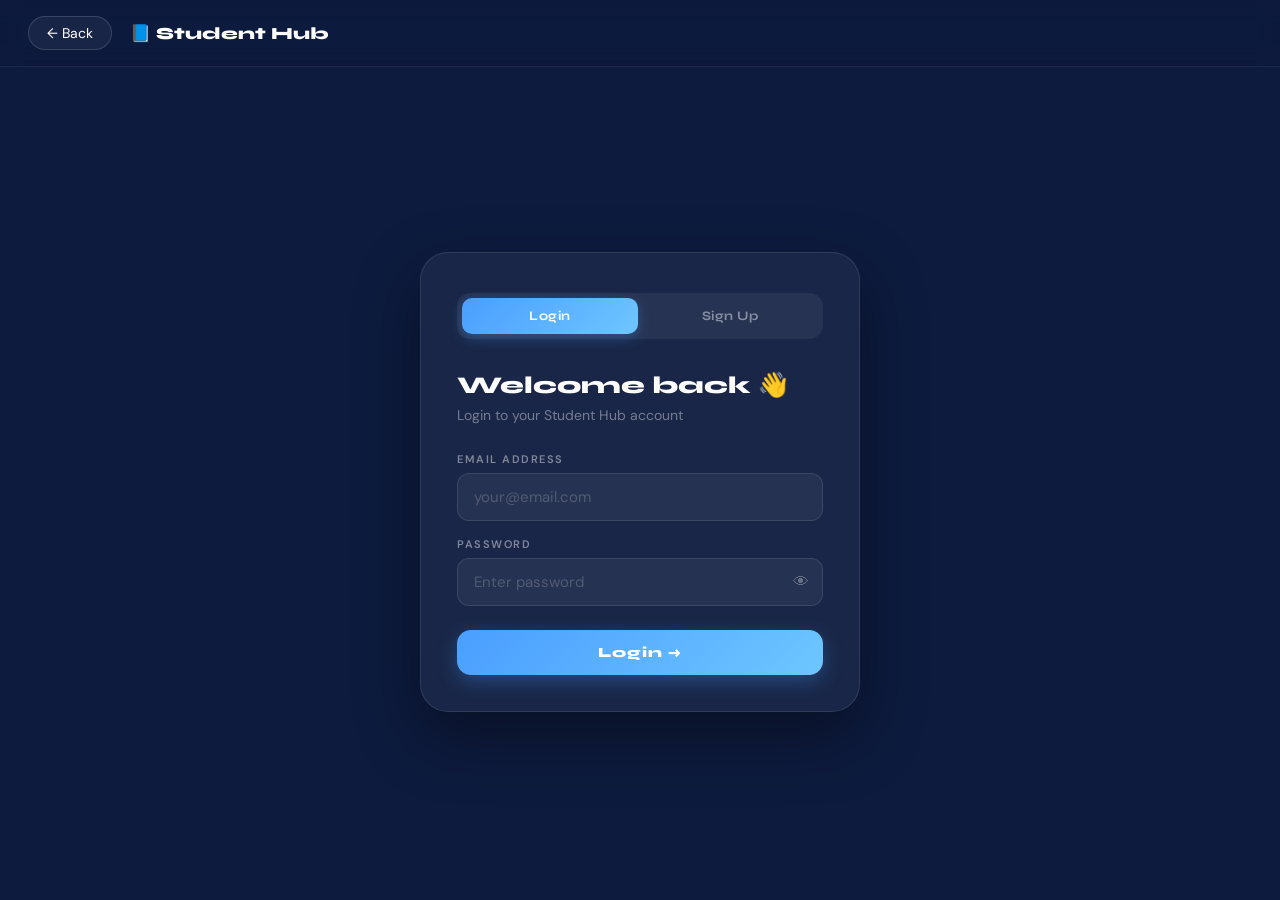
<file: loginpage.html>
<!DOCTYPE html>
<html lang="en">
<head>
  <meta charset="UTF-8"/>
  <meta name="viewport" content="width=device-width, initial-scale=1.0"/>
  <title>Login — Student Hub</title>
  <link href="https://fonts.googleapis.com/css2?family=Syne:wght@400;600;700;800&family=DM+Sans:wght@300;400;500&display=swap" rel="stylesheet"/>
  <style>
    *, *::before, *::after { box-sizing: border-box; margin: 0; padding: 0; }
    body {
      font-family: 'DM Sans', sans-serif;
      background: #0d1b3e;
      min-height: 100vh;
      display: flex;
      flex-direction: column;
      align-items: center;
      justify-content: center;
      padding: 24px;
      animation: fadeIn 0.4s ease;
    }
    @keyframes fadeIn { from { opacity:0; transform:translateY(12px); } to { opacity:1; transform:translateY(0); } }

    .top-bar {
      position: fixed;
      top: 0; left: 0; right: 0;
      padding: 16px 28px;
      display: flex;
      align-items: center;
      gap: 14px;
      background: rgba(13,27,62,0.85);
      backdrop-filter: blur(10px);
      border-bottom: 1px solid rgba(255,255,255,0.07);
      z-index: 10;
    }
    .top-bar a {
      display: flex; align-items: center; gap: 8px;
      color: #fff; text-decoration: none;
      font-size: 14px;
      padding: 7px 18px;
      border-radius: 50px;
      border: 1.5px solid rgba(255,255,255,0.15);
      background: rgba(255,255,255,0.05);
      transition: background 0.2s;
    }
    .top-bar a:hover { background: rgba(255,255,255,0.12); }
    .top-bar .brand {
      font-family: 'Syne', sans-serif;
      font-weight: 800;
      font-size: 17px;
      color: #fff;
      margin-left: 4px;
    }

  
    .auth-card {
      width: 100%;
      max-width: 440px;
      background: rgba(255,255,255,0.05);
      border: 1.5px solid rgba(255,255,255,0.1);
      border-radius: 28px;
      padding: 40px 36px 36px;
      margin-top: 64px;
      box-shadow: 0 24px 64px rgba(0,0,0,0.4);
    }

    
    .auth-tabs {
      display: flex;
      background: rgba(255,255,255,0.06);
      border-radius: 14px;
      padding: 5px;
      margin-bottom: 32px;
      gap: 4px;
    }
    .tab-btn {
      flex: 1;
      padding: 10px;
      border: none;
      border-radius: 10px;
      background: transparent;
      color: rgba(255,255,255,0.45);
      font-family: 'Syne', sans-serif;
      font-weight: 700;
      font-size: 13px;
      letter-spacing: 0.5px;
      cursor: pointer;
      transition: background 0.22s, color 0.22s;
    }
    .tab-btn.active {
      background: linear-gradient(135deg, #4a9eff, #6ec6ff);
      color: #fff;
      box-shadow: 0 4px 14px rgba(74,158,255,0.3);
    }

    
    .form-heading {
      font-family: 'Syne', sans-serif;
      font-weight: 800;
      font-size: 24px;
      color: #fff;
      margin-bottom: 6px;
    }
    .form-subheading {
      font-size: 14px;
      color: rgba(255,255,255,0.4);
      margin-bottom: 28px;
    }

    
    .form-group { margin-bottom: 16px; }
    .form-group label {
      display: block;
      font-size: 11px;
      font-weight: 600;
      letter-spacing: 1.5px;
      text-transform: uppercase;
      color: rgba(255,255,255,0.45);
      margin-bottom: 7px;
    }
    .form-group input {
      width: 100%;
      padding: 13px 16px;
      border-radius: 12px;
      border: 1.5px solid rgba(255,255,255,0.1);
      background: rgba(255,255,255,0.06);
      color: #fff;
      font-family: 'DM Sans', sans-serif;
      font-size: 15px;
      outline: none;
      transition: border-color 0.2s, background 0.2s;
    }
    .form-group input:focus {
      border-color: #4a9eff;
      background: rgba(74,158,255,0.08);
    }
    .form-group input::placeholder { color: rgba(255,255,255,0.2); }

    
    .auth-btn {
      width: 100%;
      padding: 14px;
      border: none;
      border-radius: 14px;
      background: linear-gradient(135deg, #4a9eff, #6ec6ff);
      color: #fff;
      font-family: 'Syne', sans-serif;
      font-weight: 800;
      font-size: 14px;
      letter-spacing: 1px;
      cursor: pointer;
      margin-top: 8px;
      transition: transform 0.18s, box-shadow 0.18s;
      box-shadow: 0 6px 20px rgba(74,158,255,0.3);
    }
    .auth-btn:hover { transform: translateY(-2px); box-shadow: 0 10px 28px rgba(74,158,255,0.4); }
    .auth-btn:active { transform: scale(0.97); }

    /* ── Error / success messages ── */
    .auth-msg {
      padding: 12px 16px;
      border-radius: 10px;
      font-size: 13px;
      margin-bottom: 14px;
      display: none;
    }
    .auth-msg.error {
      background: rgba(255,80,80,0.12);
      border: 1px solid rgba(255,80,80,0.25);
      color: #ff8080;
      display: block;
    }
    .auth-msg.success {
      background: rgba(110,231,183,0.12);
      border: 1px solid rgba(110,231,183,0.25);
      color: #6ee7b7;
      display: block;
    }

    /* ── Logged-in state ── */
    .logged-in-box {
      text-align: center;
      padding: 10px 0 6px;
    }
    .logged-in-box .avatar {
      width: 72px; height: 72px;
      border-radius: 50%;
      background: linear-gradient(135deg, #4a9eff, #6ec6ff);
      display: flex; align-items: center; justify-content: center;
      font-size: 28px;
      margin: 0 auto 16px;
    }
    .logged-in-box h2 {
      font-family: 'Syne', sans-serif;
      font-weight: 800;
      font-size: 22px;
      color: #fff;
      margin-bottom: 6px;
    }
    .logged-in-box p { font-size: 14px; color: rgba(255,255,255,0.45); margin-bottom: 28px; }
    .btn-row { display: flex; gap: 10px; }
    .btn-outline {
      flex: 1; padding: 12px;
      border: 1.5px solid rgba(255,255,255,0.15);
      border-radius: 12px;
      background: transparent;
      color: #fff;
      font-family: 'Syne', sans-serif;
      font-weight: 700;
      font-size: 13px;
      cursor: pointer;
      transition: background 0.2s;
      text-align: center;
      text-decoration: none;
    }
    .btn-outline:hover { background: rgba(255,255,255,0.08); }
    .btn-logout {
      flex: 1; padding: 12px;
      border: none;
      border-radius: 12px;
      background: rgba(255,80,80,0.12);
      color: #ff8080;
      font-family: 'Syne', sans-serif;
      font-weight: 700;
      font-size: 13px;
      cursor: pointer;
      border: 1px solid rgba(255,80,80,0.2);
      transition: background 0.2s;
    }
    .btn-logout:hover { background: rgba(255,80,80,0.22); }

    .or-divider {
      display: flex; align-items: center; gap: 12px;
      margin: 20px 0;
      color: rgba(255,255,255,0.2);
      font-size: 12px;
    }
    .or-divider::before, .or-divider::after {
      content: '';
      flex: 1;
      height: 1px;
      background: rgba(255,255,255,0.08);
    }


    .pw-wrap { position: relative; }
    .pw-wrap input { padding-right: 46px; }
    .pw-toggle {
      position: absolute;
      right: 14px; top: 50%;
      transform: translateY(-50%);
      background: none; border: none;
      color: rgba(255,255,255,0.3);
      cursor: pointer; font-size: 16px;
      transition: color 0.2s;
    }
    .pw-toggle:hover { color: rgba(255,255,255,0.7); }
  </style>
</head>
<body>

  <div class="top-bar">
    <a href="index.html">← Back</a>
    <span class="brand">📘 Student Hub</span>
  </div>

  <div class="auth-card" id="authCard">

    
    <div class="logged-in-box" id="loggedInView" style="display:none;">
      <div class="avatar">👤</div>
      <h2 id="liName">—</h2>
      <p id="liEmail">—</p>
      <div class="btn-row">
        <a href="profile.html" class="btn-outline">View Profile</a>
        <button class="btn-logout" onclick="logoutUser()">Log Out</button>
      </div>
    </div>

   
    <div id="authForms">
      
      <div class="auth-tabs">
        <button class="tab-btn active" id="tabLogin" onclick="switchTab('login')">Login</button>
        <button class="tab-btn" id="tabSignup" onclick="switchTab('signup')">Sign Up</button>
      </div>

     
      <div class="auth-msg" id="authMsg"></div>

      
      <div id="loginForm">
        <div class="form-heading">Welcome back 👋</div>
        <div class="form-subheading">Login to your Student Hub account</div>

        <div class="form-group">
          <label>Email Address</label>
          <input type="email" id="loginEmail" placeholder="your@email.com"/>
        </div>
        <div class="form-group">
          <label>Password</label>
          <div class="pw-wrap">
            <input type="password" id="loginPassword" placeholder="Enter password"/>
            <button class="pw-toggle" onclick="togglePw('loginPassword', this)">👁</button>
          </div>
        </div>
        <button class="auth-btn" onclick="loginUser()">Login →</button>
      </div>

      <!-- SIGNUP FORM -->
      <div id="signupForm" style="display:none;">
        <div class="form-heading">Create account ✨</div>
        <div class="form-subheading">Join Student Hub — it's free</div>

        <div class="form-group">
          <label>Full Name</label>
          <input type="text" id="signupName" placeholder="e.g. Akhilesh Singh Rajpoot"/>
        </div>
        <div class="form-group">
          <label>Email Address</label>
          <input type="email" id="signupEmail" placeholder="your@email.com"/>
        </div>
        <div class="form-group">
          <label>Course / Branch</label>
          <input type="text" id="signupCourse" placeholder="e.g. B.Tech CSE"/>
        </div>
        <div class="form-group">
          <label>Password</label>
          <div class="pw-wrap">
            <input type="password" id="signupPassword" placeholder="Create a password (min 6 chars)"/>
            <button class="pw-toggle" onclick="togglePw('signupPassword', this)">👁</button>
          </div>
        </div>
        <div class="form-group">
          <label>Confirm Password</label>
          <div class="pw-wrap">
            <input type="password" id="signupConfirm" placeholder="Re-enter password"/>
            <button class="pw-toggle" onclick="togglePw('signupConfirm', this)">👁</button>
          </div>
        </div>
        <button class="auth-btn" onclick="signupUser()">Create Account →</button>
      </div>
    </div>

  </div>

  <script>
    
    function showMsg(text, type) {
      const el = document.getElementById('authMsg');
      el.textContent = text;
      el.className = 'auth-msg ' + type;
    }
    function clearMsg() {
      const el = document.getElementById('authMsg');
      el.className = 'auth-msg';
      el.textContent = '';
    }
    function togglePw(id, btn) {
      const inp = document.getElementById(id);
      if (inp.type === 'password') { inp.type = 'text'; btn.textContent = '🙈'; }
      else                         { inp.type = 'password'; btn.textContent = '👁'; }
    }

    function switchTab(tab) {
      clearMsg();
      document.getElementById('tabLogin').classList.toggle('active',  tab === 'login');
      document.getElementById('tabSignup').classList.toggle('active', tab === 'signup');
      document.getElementById('loginForm').style.display  = tab === 'login'  ? 'block' : 'none';
      document.getElementById('signupForm').style.display = tab === 'signup' ? 'block' : 'none';
    }

    
    function signupUser() {
      clearMsg();
      const name     = document.getElementById('signupName').value.trim();
      const email    = document.getElementById('signupEmail').value.trim().toLowerCase();
      const course   = document.getElementById('signupCourse').value.trim();
      const password = document.getElementById('signupPassword').value;
      const confirm  = document.getElementById('signupConfirm').value;

      if (!name || !email || !course || !password) { showMsg('Please fill in all fields.', 'error'); return; }
      if (password.length < 6)                     { showMsg('Password must be at least 6 characters.', 'error'); return; }
      if (password !== confirm)                     { showMsg('Passwords do not match.', 'error'); return; }
      if (!/^[^\s@]+@[^\s@]+\.[^\s@]+$/.test(email)) { showMsg('Enter a valid email address.', 'error'); return; }

      
      const users = JSON.parse(localStorage.getItem('users') || '[]');
      if (users.find(u => u.email === email)) { showMsg('This email is already registered. Please login.', 'error'); return; }

     
      const newUser = { name, email, course, password };
      users.push(newUser);
      localStorage.setItem('users', JSON.stringify(users));

      
      const authUser = { name, email, course };
      localStorage.setItem('authUser', JSON.stringify(authUser));

    
      localStorage.setItem('profile', JSON.stringify({ name, email, course, saved: new Date().toLocaleDateString() }));

      showMsg('Account created! Redirecting…', 'success');
      setTimeout(() => window.location.href = 'profile.html', 1200);
    }

   
    function loginUser() {
      clearMsg();
      const email    = document.getElementById('loginEmail').value.trim().toLowerCase();
      const password = document.getElementById('loginPassword').value;

      if (!email || !password) { showMsg('Please fill in all fields.', 'error'); return; }

      const users = JSON.parse(localStorage.getItem('users') || '[]');
      const user  = users.find(u => u.email === email && u.password === password);

      if (!user) { showMsg('Incorrect email or password.', 'error'); return; }

      const authUser = { name: user.name, email: user.email, course: user.course };
      localStorage.setItem('authUser', JSON.stringify(authUser));
      localStorage.setItem('profile', JSON.stringify({ name: user.name, email: user.email, course: user.course, saved: new Date().toLocaleDateString() }));

      showMsg('Login successful! Redirecting…', 'success');
      setTimeout(() => window.location.href = 'index.html', 1100);
    }

   
    function logoutUser() {
      if (!confirm('Log out of Student Hub?')) return;
      localStorage.removeItem('authUser');
      localStorage.removeItem('profile');
      location.reload();
    }

    
    (function init() {
      const user = JSON.parse(localStorage.getItem('authUser') || 'null');
      if (user) {
        document.getElementById('authForms').style.display   = 'none';
        document.getElementById('loggedInView').style.display = 'block';
        document.getElementById('liName').textContent  = user.name;
        document.getElementById('liEmail').textContent = user.email + ' · ' + user.course;
      }
    })();

    // ── Enter key support ──
    document.addEventListener('keydown', function(e) {
      if (e.key !== 'Enter') return;
      const loginVisible = document.getElementById('loginForm').style.display !== 'none';
      if (loginVisible) loginUser(); else signupUser();
    });
  </script>
</body>
</html>
</file>
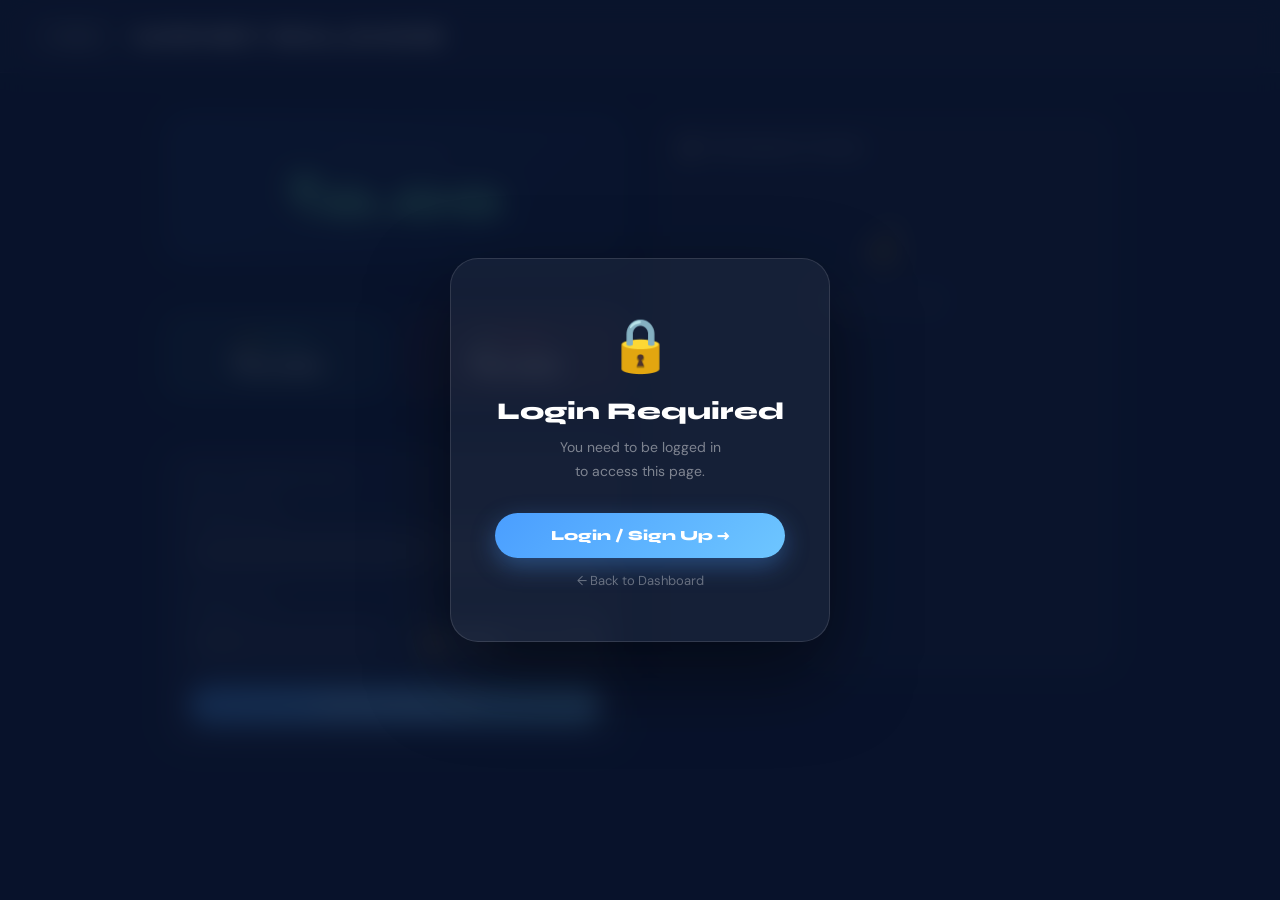
<file: money.html>
<!DOCTYPE html>
<html lang="en">
<head>
  <meta charset="UTF-8"/>
  <meta name="viewport" content="width=device-width, initial-scale=1.0"/>
  <title>Money Balance — Student Hub</title>
  <link rel="stylesheet" href="css/style.css"/>
  <link href="https://fonts.googleapis.com/css2?family=Syne:wght@400;600;700;800&family=DM+Sans:wght@300;400;500&display=swap" rel="stylesheet"/>
  <style>
    
    .money-layout {
      display: grid;
      grid-template-columns: 1fr 1fr;
      gap: 28px;
      align-items: start;
    }

   
    .money-left {
      display: flex;
      flex-direction: column;
      gap: 20px;
    }

    
    .balance-hero {
      text-align: center;
      padding: 36px 28px;
      background: linear-gradient(135deg,rgba(74,158,255,0.13),rgba(110,198,255,0.06));
      border: 1.5px solid rgba(74,158,255,0.22);
      border-radius: 24px;
    }
    .balance-hero .balance-label {
      font-family: 'Syne', sans-serif;
      font-size: 11px;
      letter-spacing: 2.5px;
      text-transform: uppercase;
      color: rgba(255,255,255,0.45);
      margin-bottom: 10px;
    }
    .balance-hero .balance-amount {
      font-family: 'Syne', sans-serif;
      font-size: 52px;
      font-weight: 800;
      line-height: 1;
    }
    .balance-positive { color: #6ee7b7; }
    .balance-negative { color: #ff6b6b; }

    /* ── Stat boxes ── */
    .money-stats {
      display: grid;
      grid-template-columns: 1fr 1fr;
      gap: 14px;
    }
    .stat-box {
      padding: 20px;
      border-radius: 18px;
      text-align: center;
    }
    .stat-box.income-box { background: rgba(110,231,183,0.1); border: 1.5px solid rgba(110,231,183,0.22); }
    .stat-box.expense-box { background: rgba(255,107,107,0.1); border: 1.5px solid rgba(255,107,107,0.22); }
    .stat-box .s-label {
      font-size: 10px; font-weight: 700;
      letter-spacing: 1.5px; text-transform: uppercase; margin-bottom: 6px;
    }
    .income-box .s-label { color: #6ee7b7; }
    .expense-box .s-label { color: #ff6b6b; }
    .stat-box .s-val {
      font-family: 'Syne', sans-serif;
      font-weight: 800; font-size: 22px;
    }

    /* ── Add transaction form ── */
    .add-form-card {
      background: rgba(255,255,255,0.05);
      border: 1.5px solid rgba(255,255,255,0.09);
      border-radius: 24px;
      padding: 24px;
    }
    .add-form-card h3 {
      font-family: 'Syne', sans-serif;
      font-size: 11px;
      font-weight: 700;
      letter-spacing: 2px;
      text-transform: uppercase;
      color: rgba(255,255,255,0.45);
      margin-bottom: 18px;
    }

    
    .money-right {
      background: rgba(255,255,255,0.04);
      border: 1.5px solid rgba(255,255,255,0.09);
      border-radius: 24px;
      padding: 24px;
      min-height: 560px;
      display: flex;
      flex-direction: column;
    }
    .money-right .section-header { margin-bottom: 14px; }

    .txn-scroll {
      flex: 1;
      overflow-y: auto;
      padding-right: 4px;
    }
    .txn-scroll::-webkit-scrollbar { width: 4px; }
    .txn-scroll::-webkit-scrollbar-track { background: transparent; }
    .txn-scroll::-webkit-scrollbar-thumb { background: rgba(255,255,255,0.12); border-radius: 4px; }

    .transaction-item {
      display: flex;
      align-items: center;
      gap: 12px;
      padding: 13px 16px;
      background: rgba(255,255,255,0.05);
      border: 1px solid rgba(255,255,255,0.07);
      border-radius: 14px;
      margin-bottom: 8px;
      transition: background 0.2s;
    }
    .transaction-item:hover { background: rgba(255,255,255,0.09); }

    .tx-icon {
      width: 36px; height: 36px;
      border-radius: 50%;
      display: flex; align-items: center; justify-content: center;
      font-size: 16px; flex-shrink: 0;
    }
    .tx-income .tx-icon { background: rgba(110,231,183,0.15); }
    .tx-expense .tx-icon { background: rgba(255,107,107,0.15); }
    .tx-info { flex: 1; min-width: 0; }
    .tx-desc { font-size: 14px; white-space: nowrap; overflow: hidden; text-overflow: ellipsis; }
    .tx-date { font-size: 11px; color: rgba(255,255,255,0.38); margin-top: 2px; }
    .tx-amount { font-family: 'Syne', sans-serif; font-weight: 700; font-size: 15px; white-space: nowrap; }
    .tx-income .tx-amount { color: #6ee7b7; }
    .tx-expense .tx-amount { color: #ff6b6b; }

    @media (max-width: 860px) {
      .money-layout { grid-template-columns: 1fr; }
      .money-right { min-height: auto; }
    }
  </style>
</head>
<body class="page-body">

  <header class="page-topbar">
    <a href="index.html" class="back-btn">← Back</a>
    <span class="page-title">Money Balance</span>
  </header>

  <main class="page-content" style="max-width:1000px;">

    <div class="money-layout">

      
      <div class="money-left">

        
        <div class="balance-hero">
          <div class="balance-label">Total Balance</div>
          <div class="balance-amount balance-positive" id="totalBalance">₹0.00</div>
        </div>

      
        <div class="money-stats">
          <div class="stat-box income-box">
            <div class="s-label">💰 Income</div>
            <div class="s-val" id="totalIncome">₹0.00</div>
          </div>
          <div class="stat-box expense-box">
            <div class="s-label">💸 Expense</div>
            <div class="s-val" id="totalExpense">₹0.00</div>
          </div>
        </div>

    
        <div class="add-form-card">
          <h3>Add Transaction</h3>
          <form id="moneyForm">
            <div class="form-group">
              <label>Description</label>
              <input type="text" name="moneyDesc" placeholder="e.g. Canteen lunch, Scholarship" required/>
            </div>
            <div class="form-row">
              <div class="form-group">
                <label>Amount (₹)</label>
                <input type="number" name="moneyAmount" placeholder="0.00" min="0.01" step="0.01" required/>
              </div>
              <div class="form-group">
                <label>Type</label>
                <select name="moneyType">
                  <option value="income">💰 Income</option>
                  <option value="expense">💸 Expense</option>
                </select>
              </div>
            </div>
            <button type="submit" class="btn btn-primary" style="width:100%;">+ Add Transaction</button>
          </form>
        </div>

      </div>

     
      <div class="money-right">
        <div class="section-header">
          <h2>📋 Transactions</h2>
        </div>
        <div class="txn-scroll">
          <div id="txnList"></div>
        </div>
      </div>

    </div>
  </main>

  <script src="js/script.js"></script>
  <script>
    // Override renderMoney to use new tx-info structure
    window.renderMoney = function() {
      const txns = getLS('transactions');
      let income = 0, expense = 0;
      txns.forEach(t => { t.type === 'income' ? income += t.amount : expense += t.amount; });
      const balance = income - expense;

      const balEl = document.getElementById('totalBalance');
      const incEl = document.getElementById('totalIncome');
      const expEl = document.getElementById('totalExpense');
      if (balEl) {
        balEl.textContent = `₹${balance.toFixed(2)}`;
        balEl.className = 'balance-amount ' + (balance >= 0 ? 'balance-positive' : 'balance-negative');
      }
      if (incEl) incEl.textContent = `₹${income.toFixed(2)}`;
      if (expEl) expEl.textContent = `₹${expense.toFixed(2)}`;

      const list = document.getElementById('txnList');
      if (!list) return;
      if (!txns.length) {
        list.innerHTML = `<div class="empty-state"><div class="empty-icon">💰</div><p>No transactions yet!<br/>Add one on the left.</p></div>`;
        return;
      }
      list.innerHTML = [...txns].reverse().map(t => `
        <div class="transaction-item tx-${t.type}">
          <div class="tx-icon">${t.type === 'income' ? '💰' : '💸'}</div>
          <div class="tx-info">
            <div class="tx-desc">${escHtml(t.desc)}</div>
            <div class="tx-date">${t.date}</div>
          </div>
          <div class="tx-amount">${t.type === 'income' ? '+' : '-'}₹${t.amount.toFixed(2)}</div>
          <button class="btn btn-danger btn-sm" onclick="deleteEntry('transactions',${t.id},renderMoney)">✕</button>
        </div>`).join('');
    };
  </script>
</body>
</html>
</file>
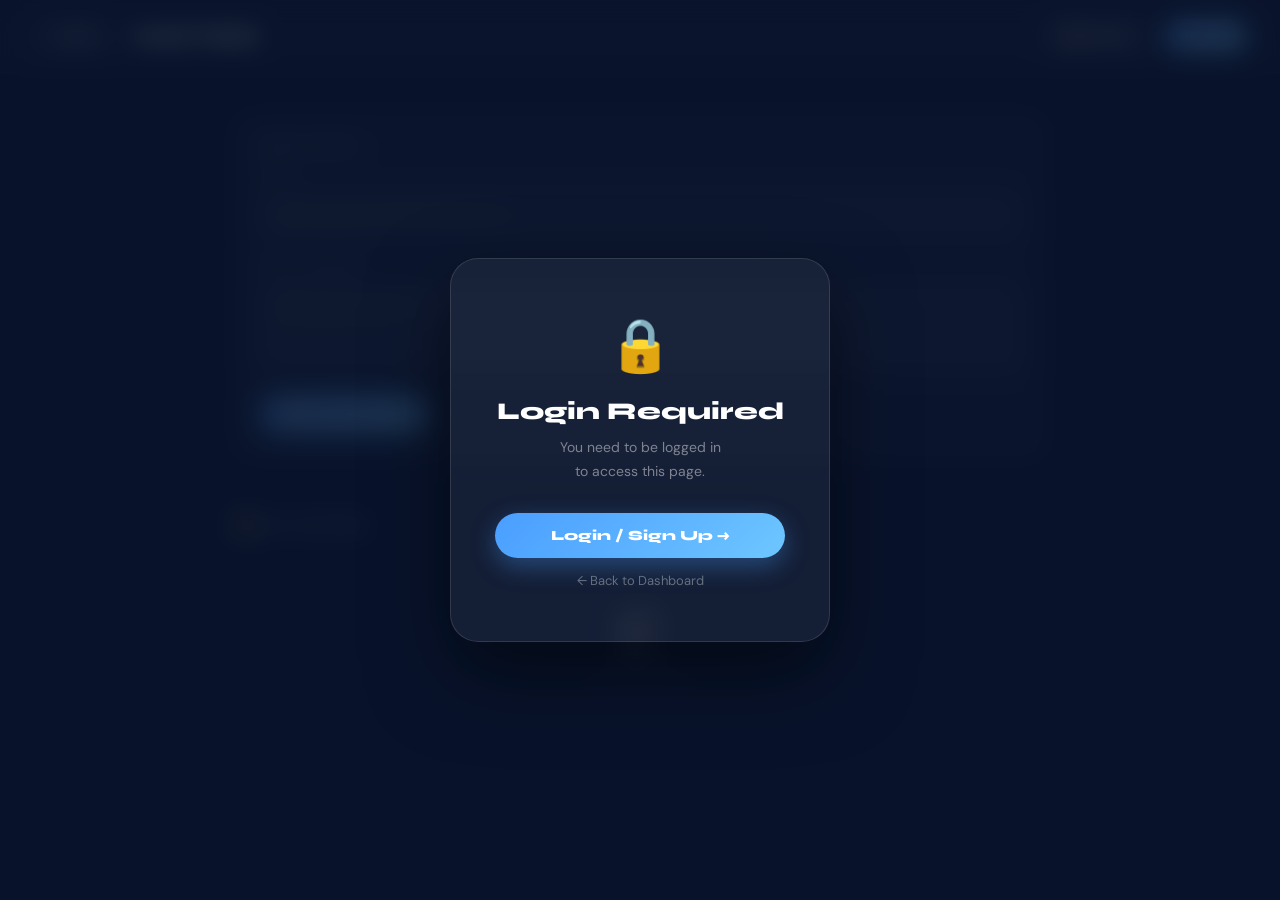
<file: notes.html>
<!DOCTYPE html>
<html lang="en">
<head>
  <meta charset="UTF-8"/>
  <meta name="viewport" content="width=device-width, initial-scale=1.0"/>
  <title>Notes — Student Hub</title>
  <link rel="stylesheet" href="css/style.css"/>
  <link href="https://fonts.googleapis.com/css2?family=Syne:wght@400;600;700;800&family=DM+Sans:wght@300;400;500&display=swap" rel="stylesheet"/>
</head>
<body class="page-body">

  <header class="page-topbar">
    <a href="index.html" class="back-btn">← Back</a>
    <span class="page-title">Notes</span>
      <nav class="topbar-nav" id="pageNav"></nav>
  </header>

  <main class="page-content">

    <div class="info-card">
      <h3>New Note</h3>
      <form id="noteForm">
        <div class="form-group">
          <label>Title</label>
          <input type="text" name="noteTitle" placeholder="e.g. Lecture on Thermodynamics" required/>
        </div>
        <div class="form-group">
          <label>Note Content</label>
          <textarea name="noteBody" placeholder="Write your note here..." required></textarea>
        </div>
        <button type="submit" class="btn btn-primary">📝 Save Note</button>
      </form>
    </div>

    <div class="divider"></div>

    <div class="section-header">
      <h2>📒 My Notes</h2>
    </div>

    <div class="notes-grid" id="notesGrid"></div>

  </main>

  <script src="js/script.js"></script>
  <script>
    (function() {
      const user   = JSON.parse(localStorage.getItem('authUser') || 'null');
      const nav    = document.getElementById('pageNav');
      if (!nav) return;
      const homeBtn  = '<a href="index.html" class="nav-btn nav-btn-home">🏠 Home</a>';
      const loginBtn = user
        ? '<a href="profile.html" class="nav-btn nav-btn-login">👤 ' + user.name.split(' ')[0] + '</a>'
        : '<a href="loginpage.html" class="nav-btn nav-btn-login">Login</a>';
      nav.innerHTML = homeBtn + loginBtn;
    })();
  </script>
</body>
</html>
</file>
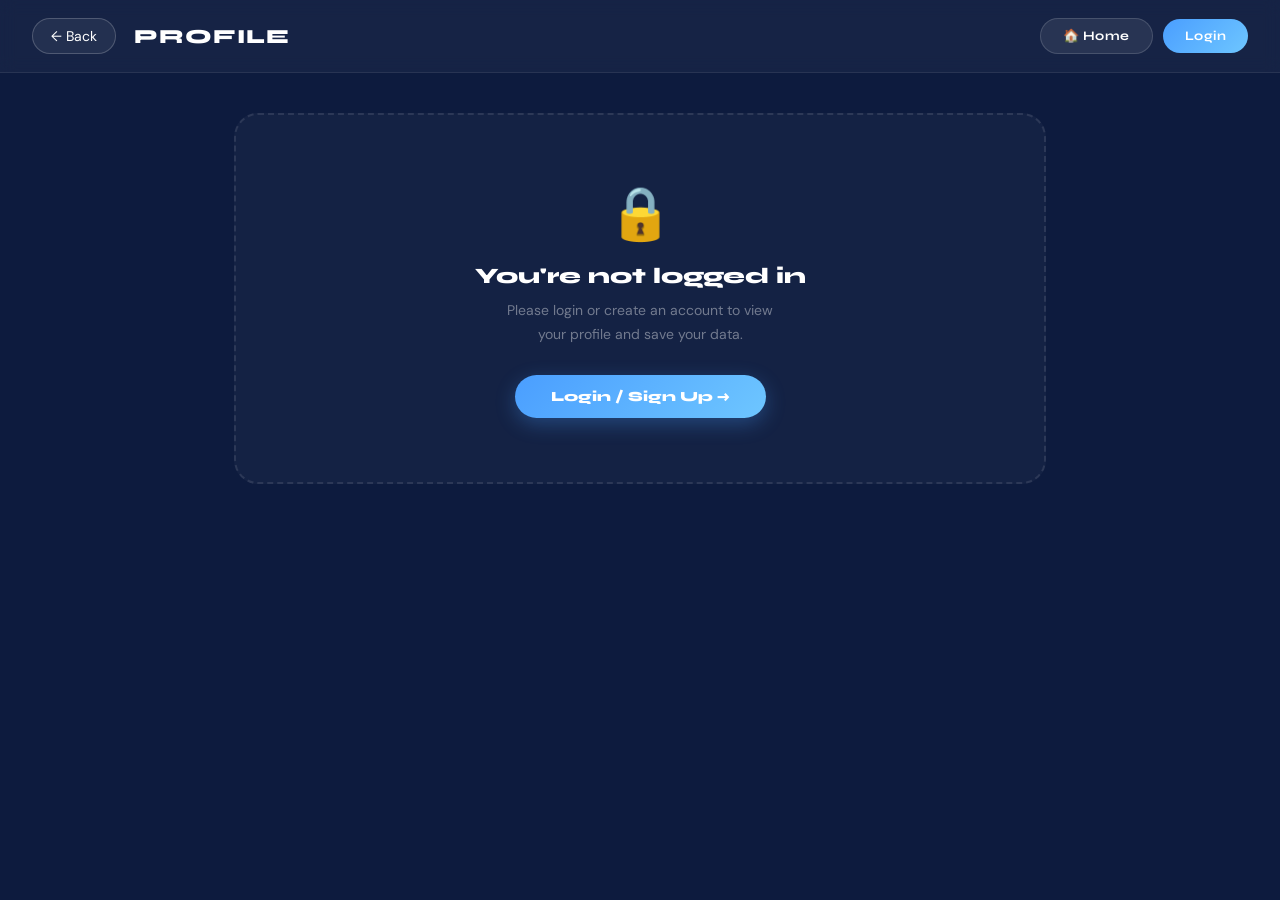
<file: profile.html>
<!DOCTYPE html>
<html lang="en">
<head>
  <meta charset="UTF-8"/>
  <meta name="viewport" content="width=device-width, initial-scale=1.0"/>
  <title>Profile — Student Hub</title>
  <link rel="stylesheet" href="css/style.css"/>
  <link href="https://fonts.googleapis.com/css2?family=Syne:wght@400;600;700;800&family=DM+Sans:wght@300;400;500&display=swap" rel="stylesheet"/>
  <style>
    .login-prompt {
      text-align: center;
      padding: 64px 24px;
      background: rgba(255,255,255,0.03);
      border: 2px dashed rgba(255,255,255,0.1);
      border-radius: 24px;
      margin-bottom: 28px;
    }
    .login-prompt .prompt-icon { font-size: 52px; margin-bottom: 16px; }
    .login-prompt h2 {
      font-family: 'Syne', sans-serif; font-weight: 800; font-size: 22px;
      color: #fff; margin-bottom: 10px;
    }
    .login-prompt p { font-size: 14px; color: rgba(255,255,255,0.4); margin-bottom: 28px; line-height: 1.7; }
    .login-prompt a {
      display: inline-block; padding: 13px 36px; border-radius: 50px;
      background: linear-gradient(135deg, #4a9eff, #6ec6ff);
      color: #fff; font-family: 'Syne', sans-serif; font-weight: 800;
      font-size: 14px; text-decoration: none;
      box-shadow: 0 6px 20px rgba(74,158,255,0.3);
      transition: transform 0.18s, box-shadow 0.18s;
    }
    .login-prompt a:hover { transform: translateY(-2px); box-shadow: 0 10px 28px rgba(74,158,255,0.4); }
    .profile-hero {
      display: flex; align-items: center; gap: 24px;
      background: linear-gradient(135deg, rgba(74,158,255,0.14), rgba(110,198,255,0.06));
      border: 1.5px solid rgba(74,158,255,0.22);
      border-radius: 24px; padding: 30px 28px; margin-bottom: 24px;
    }
    .profile-avatar {
      width: 72px; height: 72px; border-radius: 50%;
      background: linear-gradient(135deg, #4a9eff, #6ec6ff);
      display: flex; align-items: center; justify-content: center;
      font-size: 28px; flex-shrink: 0;
      box-shadow: 0 6px 20px rgba(74,158,255,0.35);
    }
    .profile-hero-info .p-name { font-family: 'Syne', sans-serif; font-weight: 800; font-size: 24px; color: #fff; margin-bottom: 6px; }
    .profile-hero-info .p-detail { font-size: 14px; color: rgba(255,255,255,0.55); margin-bottom: 3px; }
    .profile-hero-info .p-badge {
      display: inline-block; margin-top: 8px; padding: 4px 14px; border-radius: 50px;
      background: rgba(110,231,183,0.12); border: 1px solid rgba(110,231,183,0.25);
      color: #6ee7b7; font-size: 11px; font-weight: 700; letter-spacing: 1px; text-transform: uppercase;
    }
    .profile-info-grid { display: grid; grid-template-columns: 1fr 1fr; gap: 14px; margin-bottom: 24px; }
    .info-row {
      background: rgba(255,255,255,0.05); border: 1.5px solid rgba(255,255,255,0.08);
      border-radius: 16px; padding: 18px 20px;
    }
    .info-row .ir-label { font-size: 10px; font-weight: 700; letter-spacing: 2px; text-transform: uppercase; color: rgba(255,255,255,0.35); margin-bottom: 6px; }
    .info-row .ir-value { font-family: 'Syne', sans-serif; font-weight: 700; font-size: 15px; color: #fff; }
    .profile-actions { display: flex; gap: 12px; flex-wrap: wrap; }
    .edit-section { margin-top: 28px; border-top: 1px solid rgba(255,255,255,0.07); padding-top: 28px; }
    .edit-section h3 { font-family: 'Syne', sans-serif; font-size: 12px; font-weight: 700; letter-spacing: 2px; text-transform: uppercase; color: rgba(255,255,255,0.35); margin-bottom: 18px; }
  </style>
</head>
<body class="page-body">

  <header class="page-topbar">
    <a href="index.html" class="back-btn">← Back</a>
    <span class="page-title">Profile</span>
    <nav class="topbar-nav">
      <a href="index.html" class="nav-btn nav-btn-home">🏠 Home</a>
      <a href="loginpage.html" class="nav-btn nav-btn-login" id="navLoginBtn">Login</a>
    </nav>
  </header>

  <main class="page-content">

    <!-- NOT LOGGED IN -->
    <div class="login-prompt" id="loginPrompt" style="display:none;">
      <div class="prompt-icon">🔒</div>
      <h2>You're not logged in</h2>
      <p>Please login or create an account to view<br/>your profile and save your data.</p>
      <a href="loginpage.html">Login / Sign Up →</a>
    </div>

    <!-- LOGGED IN -->
    <div id="profileView" style="display:none;">
      <div class="profile-hero">
        <div class="profile-avatar">👤</div>
        <div class="profile-hero-info">
          <div class="p-name" id="displayName">—</div>
          <div class="p-detail" id="displayEmail">—</div>
          <div class="p-detail" id="displayCourse">—</div>
          <span class="p-badge">✔ Logged In</span>
        </div>
      </div>
      <div class="profile-info-grid">
        <div class="info-row"><div class="ir-label">Full Name</div><div class="ir-value" id="infoName">—</div></div>
        <div class="info-row"><div class="ir-label">Email</div><div class="ir-value" id="infoEmail">—</div></div>
        <div class="info-row"><div class="ir-label">Course / Branch</div><div class="ir-value" id="infoCourse">—</div></div>
        <div class="info-row"><div class="ir-label">Member Since</div><div class="ir-value" id="infoSince">—</div></div>
      </div>
      <div class="profile-actions">
        <button class="btn btn-ghost" onclick="toggleEdit()">✏ Edit Details</button>
        <button class="btn btn-danger" onclick="logoutUser()">🚪 Log Out</button>
      </div>
      <div class="edit-section" id="editSection" style="display:none;">
        <h3>Update Profile</h3>
        <form id="profileForm">
          <div class="form-group"><label>Full Name</label><input type="text" id="editName" placeholder="Your full name"/></div>
          <div class="form-group"><label>Email Address</label><input type="email" id="editEmail" placeholder="your@email.com"/></div>
          <div class="form-group"><label>Course / Branch</label><input type="text" id="editCourse" placeholder="e.g. B.Tech Computer Science"/></div>
          <div style="display:flex;gap:12px;">
            <button type="submit" class="btn btn-primary">💾 Save Changes</button>
            <button type="button" class="btn btn-ghost" onclick="toggleEdit()">Cancel</button>
          </div>
        </form>
      </div>
    </div>

  </main>

  <script src="js/script.js"></script>
  <script>
    function loadProfilePage() {
      const user   = JSON.parse(localStorage.getItem('authUser') || 'null');
      const navBtn = document.getElementById('navLoginBtn');
      if (!user) {
        document.getElementById('loginPrompt').style.display = 'block';
        document.getElementById('profileView').style.display = 'none';
        return;
      }
      document.getElementById('loginPrompt').style.display = 'none';
      document.getElementById('profileView').style.display = 'block';
      const since = (JSON.parse(localStorage.getItem('profile') || '{}')).saved || 'N/A';
      document.getElementById('displayName').textContent  = user.name;
      document.getElementById('displayEmail').textContent = user.email;
      document.getElementById('displayCourse').textContent = '📚 ' + user.course;
      document.getElementById('infoName').textContent    = user.name;
      document.getElementById('infoEmail').textContent   = user.email;
      document.getElementById('infoCourse').textContent  = user.course;
      document.getElementById('infoSince').textContent   = since;
      document.getElementById('editName').value   = user.name;
      document.getElementById('editEmail').value  = user.email;
      document.getElementById('editCourse').value = user.course;
      if (navBtn) { navBtn.textContent = '👤 ' + user.name.split(' ')[0]; navBtn.href = 'profile.html'; }
    }
    function toggleEdit() {
      const sec = document.getElementById('editSection');
      sec.style.display = sec.style.display === 'none' ? 'block' : 'none';
    }
    function logoutUser() {
      if (!confirm('Log out of Student Hub?')) return;
      localStorage.removeItem('authUser');
      localStorage.removeItem('profile');
      window.location.href = 'loginpage.html';
    }
    document.addEventListener('DOMContentLoaded', function() {
      loadProfilePage();
      const form = document.getElementById('profileForm');
      if (!form) return;
      form.addEventListener('submit', function(e) {
        e.preventDefault();
        const name   = document.getElementById('editName').value.trim();
        const email  = document.getElementById('editEmail').value.trim();
        const course = document.getElementById('editCourse').value.trim();
        if (!name || !email || !course) { showToast('Fill all fields', '#ff6eb4'); return; }
        const user = JSON.parse(localStorage.getItem('authUser') || '{}');
        user.name = name; user.email = email; user.course = course;
        localStorage.setItem('authUser', JSON.stringify(user));
        localStorage.setItem('profile', JSON.stringify({ name, email, course, saved: new Date().toLocaleDateString() }));
        const users = JSON.parse(localStorage.getItem('users') || '[]');
        const idx   = users.findIndex(u => u.email === email);
        if (idx > -1) { users[idx].name = name; users[idx].course = course; localStorage.setItem('users', JSON.stringify(users)); }
        showToast('Profile updated!');
        toggleEdit();
        loadProfilePage();
      });
    });
  </script>
</body>
</html>
</file>
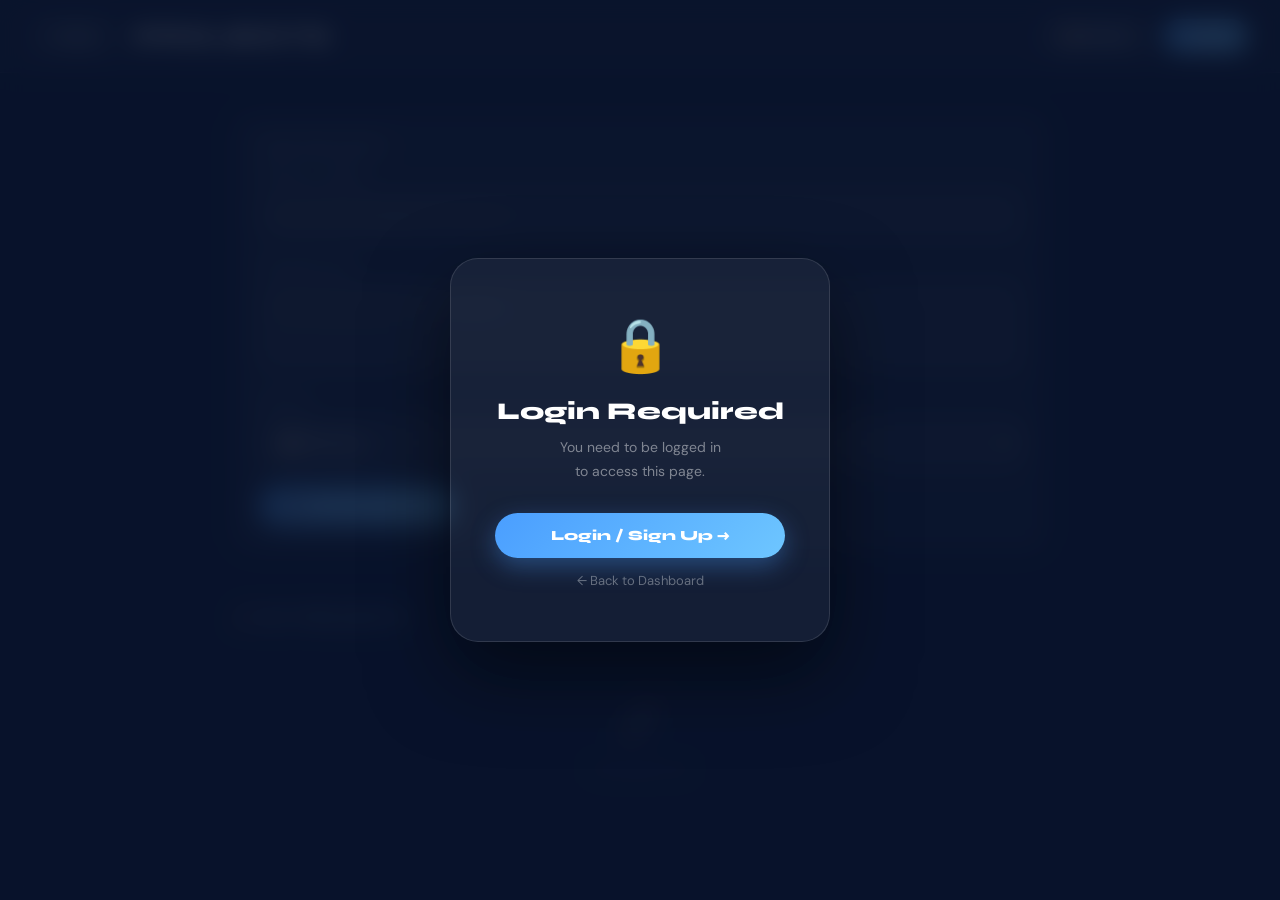
<file: projects.html>
<!DOCTYPE html>
<html lang="en">
<head>
  <meta charset="UTF-8"/>
  <meta name="viewport" content="width=device-width, initial-scale=1.0"/>
  <title>Projects — Student Hub</title>
  <link rel="stylesheet" href="css/style.css"/>
  <link href="https://fonts.googleapis.com/css2?family=Syne:wght@400;600;700;800&family=DM+Sans:wght@300;400;500&display=swap" rel="stylesheet"/>
</head>
<body class="page-body">

  <header class="page-topbar">
    <a href="index.html" class="back-btn">← Back</a>
    <span class="page-title">Projects</span>
      <nav class="topbar-nav" id="pageNav"></nav>
  </header>

  <main class="page-content">

    <div class="info-card">
      <h3>Add Project</h3>
      <form id="projectForm">
        <div class="form-group">
          <label>Project Name</label>
          <input type="text" name="projName" placeholder="e.g. Library Management System" required/>
        </div>
        <div class="form-group">
          <label>Description</label>
          <textarea name="projDesc" placeholder="Brief description of your project..."></textarea>
        </div>
        <div class="form-group">
          <label>Status</label>
          <select name="projStatus">
            <option value="Planning">📋 Planning</option>
            <option value="In Progress">🔧 In Progress</option>
            <option value="Completed">✅ Completed</option>
            <option value="On Hold">⏸ On Hold</option>
          </select>
        </div>
        <button type="submit" class="btn btn-primary">🚀 Add Project</button>
      </form>
    </div>

    <div class="divider"></div>

    <div class="section-header">
      <h2>🚀 My Projects</h2>
    </div>

    <div id="projectList"></div>

  </main>

  <script src="js/script.js"></script>
  <script>
    (function() {
      const user   = JSON.parse(localStorage.getItem('authUser') || 'null');
      const nav    = document.getElementById('pageNav');
      if (!nav) return;
      const homeBtn  = '<a href="index.html" class="nav-btn nav-btn-home">🏠 Home</a>';
      const loginBtn = user
        ? '<a href="profile.html" class="nav-btn nav-btn-login">👤 ' + user.name.split(' ')[0] + '</a>'
        : '<a href="loginpage.html" class="nav-btn nav-btn-login">Login</a>';
      nav.innerHTML = homeBtn + loginBtn;
    })();
  </script>
</body>
</html>
</file>
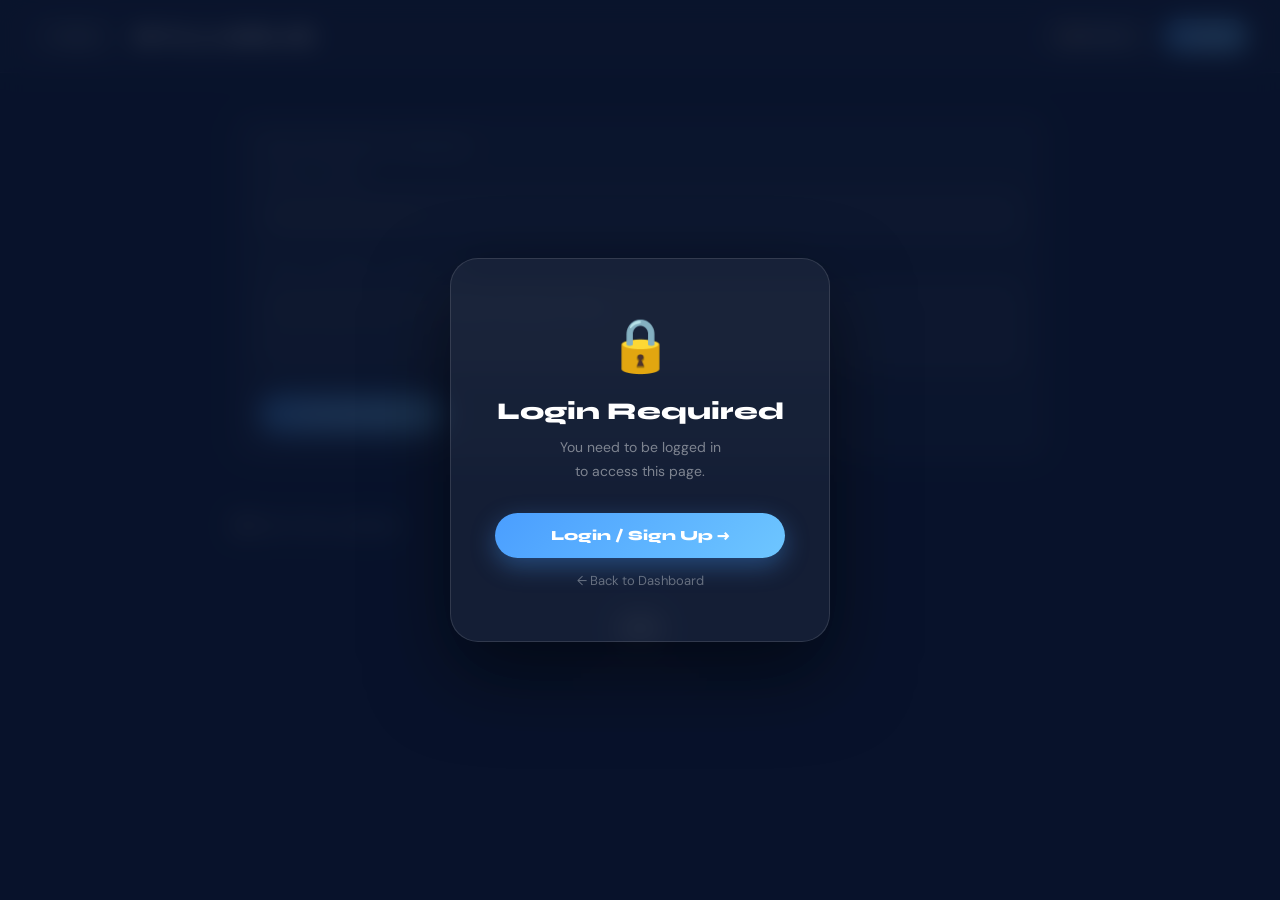
<file: syllabus.html>
<!DOCTYPE html>
<html lang="en">
<head>
  <meta charset="UTF-8"/>
  <meta name="viewport" content="width=device-width, initial-scale=1.0"/>
  <title>Syllabus — Student Hub</title>
  <link rel="stylesheet" href="css/style.css"/>
  <link href="https://fonts.googleapis.com/css2?family=Syne:wght@400;600;700;800&family=DM+Sans:wght@300;400;500&display=swap" rel="stylesheet"/>
</head>
<body class="page-body">

  <header class="page-topbar">
    <a href="index.html" class="back-btn">← Back</a>
    <span class="page-title">Syllabus</span>
      <nav class="topbar-nav" id="pageNav"></nav>
  </header>

  <main class="page-content">

    <div class="info-card">
      <h3>Add Subject & Topics</h3>
      <form id="syllabusForm">
        <div class="form-group">
          <label>Subject Name</label>
          <input type="text" name="sylSubject" placeholder="e.g. Data Structures" required/>
        </div>
        <div class="form-group">
          <label>Topics (comma-separated)</label>
          <textarea name="sylTopics" placeholder="e.g. Arrays, Linked Lists, Stacks, Queues, Trees" required></textarea>
        </div>
        <button type="submit" class="btn btn-primary">+ Add Subject</button>
      </form>
    </div>

    <div class="divider"></div>

    <div class="section-header">
      <h2>📖 My Syllabus</h2>
    </div>

    <div id="syllabusList"></div>

  </main>

  <script src="js/script.js"></script>
  <script>
    (function() {
      const user   = JSON.parse(localStorage.getItem('authUser') || 'null');
      const nav    = document.getElementById('pageNav');
      if (!nav) return;
      const homeBtn  = '<a href="index.html" class="nav-btn nav-btn-home">🏠 Home</a>';
      const loginBtn = user
        ? '<a href="profile.html" class="nav-btn nav-btn-login">👤 ' + user.name.split(' ')[0] + '</a>'
        : '<a href="loginpage.html" class="nav-btn nav-btn-login">Login</a>';
      nav.innerHTML = homeBtn + loginBtn;
    })();
  </script>
</body>
</html>
</file>
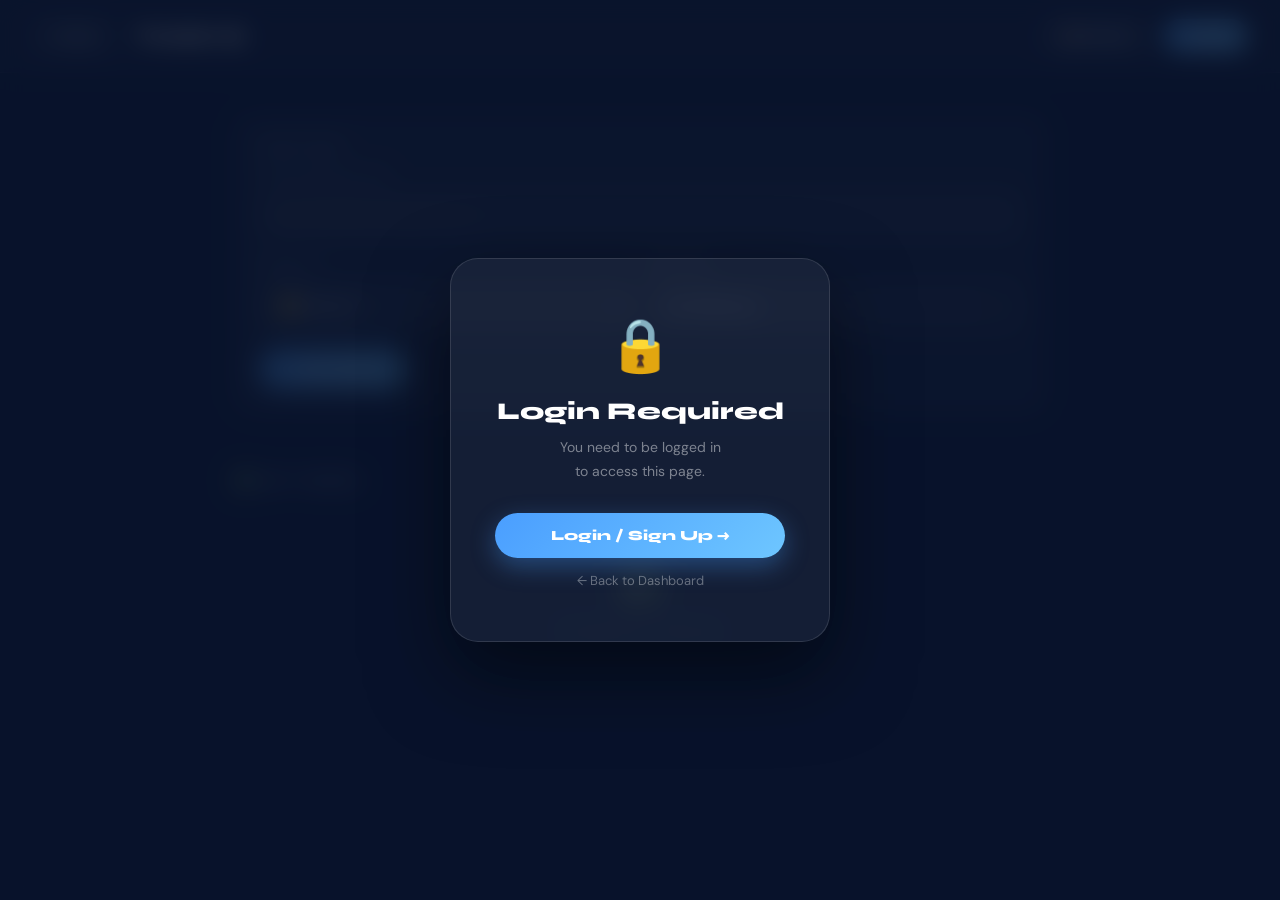
<file: tasks.html>
<!DOCTYPE html>
<html lang="en">
<head>
  <meta charset="UTF-8"/>
  <meta name="viewport" content="width=device-width, initial-scale=1.0"/>
  <title>Tasks — Student Hub</title>
  <link rel="stylesheet" href="css/style.css"/>
  <link href="https://fonts.googleapis.com/css2?family=Syne:wght@400;600;700;800&family=DM+Sans:wght@300;400;500&display=swap" rel="stylesheet"/>
</head>
<body class="page-body">

  <header class="page-topbar">
    <a href="index.html" class="back-btn">← Back</a>
    <span class="page-title">Tasks</span>
      <nav class="topbar-nav" id="pageNav"></nav>
  </header>

  <main class="page-content">

    <div class="info-card">
      <h3>Add Task</h3>
      <form id="taskForm">
        <div class="form-group">
          <label>Task Description</label>
          <input type="text" name="taskText" placeholder="e.g. Complete Assignment 3" required/>
        </div>
        <div class="form-row">
          <div class="form-group">
            <label>Priority</label>
            <select name="taskPriority">
              <option value="high">🔴 High</option>
              <option value="medium" selected>🟡 Medium</option>
              <option value="low">🟢 Low</option>
            </select>
          </div>
          <div class="form-group">
            <label>Due Date</label>
            <input type="date" name="taskDue"/>
          </div>
        </div>
        <button type="submit" class="btn btn-primary">+ Add Task</button>
      </form>
    </div>

    <div class="divider"></div>

    <div class="section-header">
      <h2>✅ My Tasks</h2>
    </div>

    <div id="taskList"></div>

  </main>

  <script src="js/script.js"></script>
  <script>
    (function() {
      const user   = JSON.parse(localStorage.getItem('authUser') || 'null');
      const nav    = document.getElementById('pageNav');
      if (!nav) return;
      const homeBtn  = '<a href="index.html" class="nav-btn nav-btn-home">🏠 Home</a>';
      const loginBtn = user
        ? '<a href="profile.html" class="nav-btn nav-btn-login">👤 ' + user.name.split(' ')[0] + '</a>'
        : '<a href="loginpage.html" class="nav-btn nav-btn-login">Login</a>';
      nav.innerHTML = homeBtn + loginBtn;
    })();
  </script>
</body>
</html>
</file>
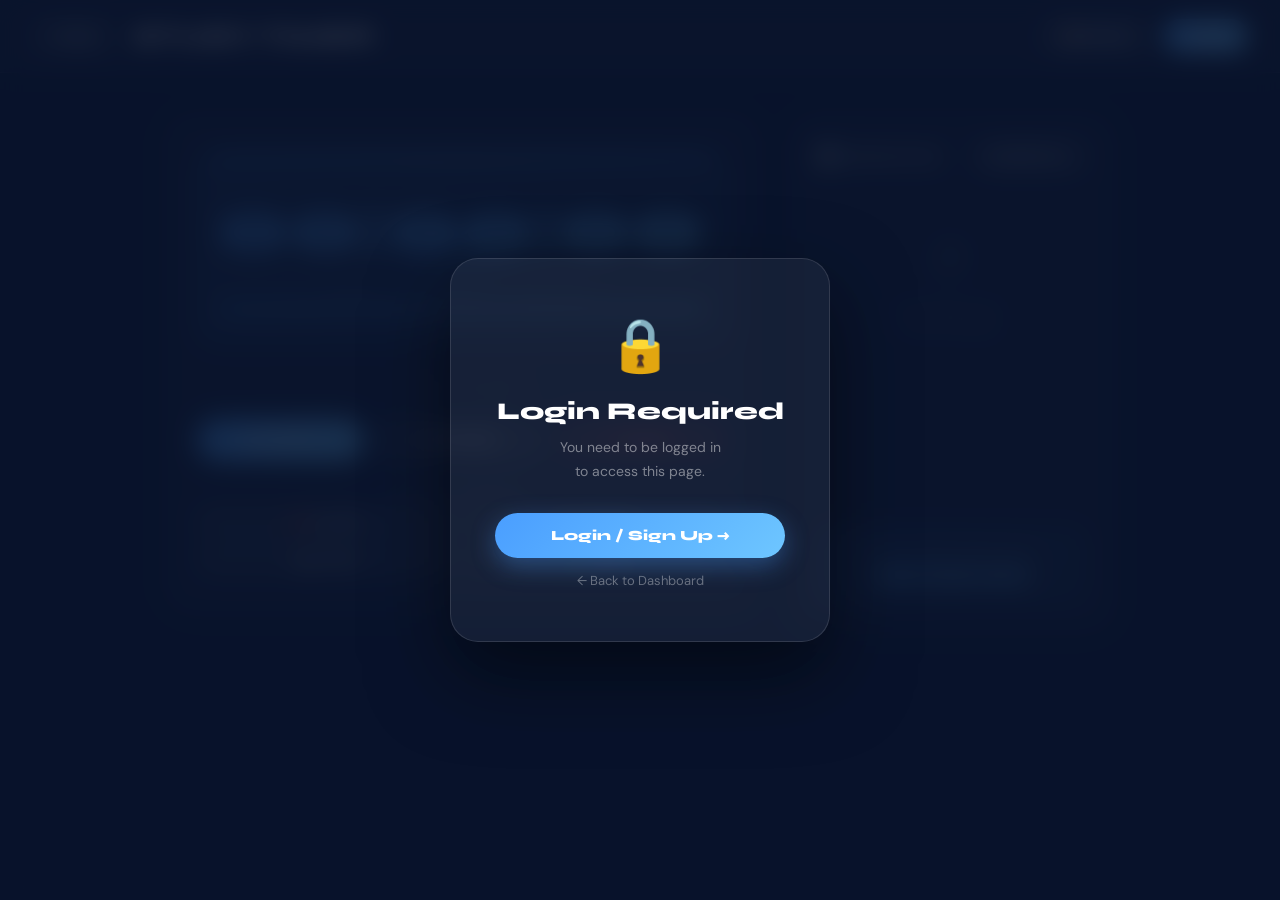
<file: timer.html>
<!DOCTYPE html>
<html lang="en">
<head>
  <meta charset="UTF-8"/>
  <meta name="viewport" content="width=device-width, initial-scale=1.0"/>
  <title>Study Timer — Student Hub</title>
  <link rel="stylesheet" href="css/style.css"/>
  <link href="https://fonts.googleapis.com/css2?family=Syne:wght@400;600;700;800&family=DM+Sans:wght@300;400;500&display=swap" rel="stylesheet"/>
  <style>
    .timer-layout {
      display: grid;
      grid-template-columns: 1fr 1fr;
      gap: 28px;
      align-items: start;
    }

    /* ── Left panel ── */
    .timer-left {
      background: rgba(255,255,255,0.04);
      border: 1.5px solid rgba(255,255,255,0.09);
      border-radius: 28px;
      padding: 40px 32px;
      display: flex;
      flex-direction: column;
      align-items: center;
      gap: 24px;
    }

    /* ── Rectangle timer display ── */
    .timer-rect {
      width: 100%;
      background: linear-gradient(135deg, rgba(74,158,255,0.12), rgba(110,198,255,0.05));
      border: 2px solid rgba(74,158,255,0.25);
      border-radius: 20px;
      padding: 40px 20px 32px;
      display: flex;
      flex-direction: column;
      align-items: center;
      gap: 10px;
      position: relative;
      overflow: hidden;
    }

    /* glowing top bar accent */
    .timer-rect::before {
      content: '';
      position: absolute;
      top: 0; left: 0; right: 0;
      height: 3px;
      background: linear-gradient(90deg, #4a9eff, #6ec6ff, #4a9eff);
      border-radius: 20px 20px 0 0;
    }

    /* subtle glow behind digits */
    .timer-rect::after {
      content: '';
      position: absolute;
      top: 50%; left: 50%;
      transform: translate(-50%, -50%);
      width: 200px; height: 80px;
      background: radial-gradient(ellipse, rgba(74,158,255,0.15) 0%, transparent 70%);
      pointer-events: none;
    }

    .timer-digits {
      font-family: 'Syne', sans-serif;
      font-size: 64px;
      font-weight: 800;
      letter-spacing: 4px;
      background: linear-gradient(135deg, #4a9eff, #6ec6ff);
      -webkit-background-clip: text;
      -webkit-text-fill-color: transparent;
      background-clip: text;
      line-height: 1;
      position: relative;
      z-index: 1;
    }

    .timer-sub-label {
      font-size: 10px;
      letter-spacing: 4px;
      text-transform: uppercase;
      color: rgba(255,255,255,0.3);
      position: relative;
      z-index: 1;
    }

    /* ── Progress bar under digits ── */
    .timer-progress-bar {
      width: 100%;
      height: 4px;
      background: rgba(255,255,255,0.08);
      border-radius: 50px;
      margin-top: 6px;
      overflow: hidden;
      position: relative;
      z-index: 1;
    }
    .timer-progress-fill {
      height: 100%;
      width: 0%;
      background: linear-gradient(90deg, #4a9eff, #6ec6ff);
      border-radius: 50px;
      transition: width 1s linear;
    }

    /* ── Status ── */
    .timer-status {
      font-size: 12px;
      letter-spacing: 2px;
      text-transform: uppercase;
      color: rgba(255,255,255,0.4);
    }

    /* ── Controls ── */
    .timer-controls {
      display: flex;
      gap: 12px;
      flex-wrap: wrap;
      justify-content: center;
      width: 100%;
    }
    .timer-controls .btn { flex: 1; justify-content: center; text-align: center; }

    /* ── Presets ── */
    .timer-presets { width: 100%; }
    .timer-presets h4 {
      font-family: 'Syne', sans-serif;
      font-size: 11px;
      letter-spacing: 2px;
      text-transform: uppercase;
      color: rgba(255,255,255,0.3);
      text-align: center;
      margin-bottom: 10px;
    }
    .preset-btns {
      display: grid;
      grid-template-columns: 1fr 1fr;
      gap: 8px;
    }
    .preset-btns .btn { text-align: center; }

    /* ── Right panel ── */
    .timer-right {
      background: rgba(255,255,255,0.04);
      border: 1.5px solid rgba(255,255,255,0.09);
      border-radius: 28px;
      padding: 28px;
      min-height: 520px;
      display: flex;
      flex-direction: column;
    }
    .timer-right .section-header { margin-bottom: 16px; }

    .sessions-scroll {
      flex: 1;
      overflow-y: auto;
      padding-right: 4px;
    }
    .sessions-scroll::-webkit-scrollbar { width: 4px; }
    .sessions-scroll::-webkit-scrollbar-track { background: transparent; }
    .sessions-scroll::-webkit-scrollbar-thumb { background: rgba(255,255,255,0.12); border-radius: 4px; }

    .session-item {
      display: flex;
      align-items: center;
      gap: 14px;
      padding: 14px 16px;
      background: rgba(255,255,255,0.05);
      border: 1px solid rgba(255,255,255,0.07);
      border-radius: 14px;
      margin-bottom: 10px;
      transition: background 0.2s;
    }
    .session-item:hover { background: rgba(255,255,255,0.09); }

    .session-num {
      width: 32px; height: 32px;
      border-radius: 50%;
      background: linear-gradient(135deg, #4a9eff, #6ec6ff);
      display: flex; align-items: center; justify-content: center;
      font-family: 'Syne', sans-serif;
      font-weight: 800;
      font-size: 13px;
      color: #fff;
      flex-shrink: 0;
    }
    .session-info { flex: 1; }
    .session-time {
      font-family: 'Syne', sans-serif;
      font-weight: 700;
      font-size: 15px;
      color: #4a9eff;
    }
    .session-date {
      font-size: 11px;
      color: rgba(255,255,255,0.35);
      margin-top: 2px;
    }

    .total-box {
      background: linear-gradient(135deg, rgba(74,158,255,0.12), rgba(110,198,255,0.06));
      border: 1.5px solid rgba(74,158,255,0.2);
      border-radius: 14px;
      padding: 16px 20px;
      text-align: center;
      margin-top: 16px;
    }
    .total-box .t-label {
      font-size: 10px;
      letter-spacing: 2px;
      text-transform: uppercase;
      color: rgba(255,255,255,0.4);
      margin-bottom: 4px;
    }
    .total-box .t-val {
      font-family: 'Syne', sans-serif;
      font-weight: 800;
      font-size: 22px;
      color: #6ec6ff;
    }

    @media (max-width: 860px) {
      .timer-layout { grid-template-columns: 1fr; }
      .timer-right { min-height: auto; }
      .timer-digits { font-size: 48px; }
    }
  </style>
</head>
<body class="page-body">

  <header class="page-topbar">
    <a href="index.html" class="back-btn">← Back</a>
    <span class="page-title">Study Timer</span>
    <nav class="topbar-nav" id="pageNav"></nav>
  </header>

  <main class="page-content" style="max-width:1000px;">
    <div class="timer-layout">

      <!-- ═══ LEFT: Rectangle Timer ═══ -->
      <div class="timer-left">

        <!-- Rectangle display -->
        <div class="timer-rect">
          <div class="timer-digits" id="timerDisplay">00:00:00</div>
          <div class="timer-sub-label">hours &nbsp;·&nbsp; minutes &nbsp;·&nbsp; seconds</div>
          <div class="timer-progress-bar">
            <div class="timer-progress-fill" id="timerProgressFill"></div>
          </div>
        </div>

        <div class="timer-status" id="timerStatus">Ready to study</div>

        <div class="timer-controls">
          <button class="btn btn-primary" id="btnStart">▶ Start</button>
          <button class="btn btn-ghost"   id="btnPause">⏸ Pause</button>
          <button class="btn btn-danger"  id="btnReset">↺ Reset</button>
        </div>

        <div class="timer-presets">
          <h4>Quick Presets</h4>
          <div class="preset-btns">
            <button class="btn btn-ghost btn-sm" onclick="setQuickTimer(25*60)">🍅 25 min</button>
            <button class="btn btn-ghost btn-sm" onclick="setQuickTimer(45*60)">📚 45 min</button>
            <button class="btn btn-ghost btn-sm" onclick="setQuickTimer(5*60)">☕ 5 min</button>
            <button class="btn btn-ghost btn-sm" onclick="setQuickTimer(15*60)">🌿 15 min</button>
          </div>
        </div>

      </div>

      <!-- ═══ RIGHT: Sessions Log ═══ -->
      <div class="timer-right">
        <div class="section-header">
          <h2>📊 Sessions</h2>
          <button class="btn btn-ghost btn-sm" onclick="clearSessions()">Clear All</button>
        </div>

        <div class="sessions-scroll">
          <div id="sessionLog">
            <div class="empty-state">
              <div class="empty-icon">⏱</div>
              <p>No sessions yet.<br/>Start studying!</p>
            </div>
          </div>
        </div>

        <div class="total-box">
          <div class="t-label">Total Study Time Today</div>
          <div class="t-val" id="totalStudyTime">00:00:00</div>
        </div>
      </div>

    </div>
  </main>

  <script src="js/script.js"></script>
  <script>
    let presetSeconds = 0;

    function setQuickTimer(seconds) {
      resetTimer();
      presetSeconds = seconds;
      timerSeconds  = 0;
      updateTimerDisplay();
      showToast('Preset: ' + Math.floor(seconds / 60) + ' min — press Start!');
    }

    // Wrap updateTimerDisplay to also update progress bar
    const _origUpdate = updateTimerDisplay;
    window.updateTimerDisplay = function () {
      _origUpdate();
      updateProgressBar();
    };

    function updateProgressBar() {
      const fill = document.getElementById('timerProgressFill');
      if (!fill) return;
      const pct = presetSeconds ? Math.min((timerSeconds / presetSeconds) * 100, 100) : 100;
      fill.style.width = pct + '%';
    }

    // Log session on pause
    const origPause = pauseTimer;
    window.pauseTimer = function () {
      if (timerRunning && timerSeconds > 0) logSession();
      origPause();
    };

    function logSession() {
      const h = Math.floor(timerSeconds / 3600);
      const m = Math.floor((timerSeconds % 3600) / 60);
      const s = timerSeconds % 60;
      const sessions = JSON.parse(localStorage.getItem('timerSessions') || '[]');
      sessions.unshift({
        secs: timerSeconds,
        time: fmt2(h) + ':' + fmt2(m) + ':' + fmt2(s),
        date: new Date().toLocaleTimeString()
      });
      localStorage.setItem('timerSessions', JSON.stringify(sessions.slice(0, 20)));
      renderSessions();
    }

    function renderSessions() {
      const log      = document.getElementById('sessionLog');
      const sessions = JSON.parse(localStorage.getItem('timerSessions') || '[]');
      if (!sessions.length) {
        log.innerHTML = '<div class="empty-state"><div class="empty-icon">⏱</div><p>No sessions yet.<br/>Start studying!</p></div>';
        updateTotalTime([]);
        return;
      }
      log.innerHTML = sessions.map(function (s, i) {
        return '<div class="session-item">'
          + '<div class="session-num">' + (sessions.length - i) + '</div>'
          + '<div class="session-info">'
          + '<div class="session-time">' + s.time + '</div>'
          + '<div class="session-date">' + s.date + '</div>'
          + '</div></div>';
      }).join('');
      updateTotalTime(sessions);
    }

    function updateTotalTime(sessions) {
      const total = sessions.reduce(function (acc, s) { return acc + (s.secs || 0); }, 0);
      const h = Math.floor(total / 3600);
      const m = Math.floor((total % 3600) / 60);
      const s = total % 60;
      const el = document.getElementById('totalStudyTime');
      if (el) el.textContent = fmt2(h) + ':' + fmt2(m) + ':' + fmt2(s);
    }

    function clearSessions() {
      if (!confirm('Clear all sessions?')) return;
      localStorage.removeItem('timerSessions');
      presetSeconds = 0;
      renderSessions();
    }

    document.addEventListener('DOMContentLoaded', renderSessions);
  </script>
  <script>
    (function () {
      const user = JSON.parse(localStorage.getItem('authUser') || 'null');
      const nav  = document.getElementById('pageNav');
      if (!nav) return;
      const homeBtn  = '<a href="index.html" class="nav-btn nav-btn-home">🏠 Home</a>';
      const loginBtn = user
        ? '<a href="profile.html" class="nav-btn nav-btn-login">👤 ' + user.name.split(' ')[0] + '</a>'
        : '<a href="loginpage.html" class="nav-btn nav-btn-login">Login</a>';
      nav.innerHTML = homeBtn + loginBtn;
    })();
  </script>
</body>
</html>
</file>
<file: css/style.css>
/* CSS VARIABLES */
:root {
  --bg-dark: #0d1b3e;
  --bg-deeper: #081228;
  --blue-gradient: linear-gradient(135deg, #4a9eff 0%, #6ec6ff 100%);
  --pink-gradient: linear-gradient(135deg, #ff6eb4 0%, #ff3c8e 100%);
  --white-card: linear-gradient(135deg, #ffffff 0%, #eef4ff 100%);
  --card-shadow: 0 8px 32px rgba(0,0,0,0.25);
  --card-radius: 24px;
  --accent-blue: #4a9eff;
  --accent-pink: #ff6eb4;
  --text-dark: #0d1b3e;
  --text-light: #fff;
  --font-head: 'Syne', sans-serif;
  --font-body: 'DM Sans', sans-serif;
}

/* RESET */
*, *::before, *::after { box-sizing: border-box; margin: 0; padding: 0; }
body { font-family: var(--font-body); }
a { text-decoration: none; color: inherit; }

/* DASHBOARD */
.dashboard-body {
  background: var(--bg-dark);
  min-height: 100vh;
  display: flex;
  flex-direction: column;
}

/* TOPBAR */
.topbar {
  display: flex;
  align-items: center;
  justify-content: space-between;
  padding: 18px 32px;
  background: rgba(255,255,255,0.04);
  backdrop-filter: blur(8px);
  border-bottom: 1px solid rgba(255,255,255,0.08);
}
.logo {
  display: flex;
  align-items: center;
  gap: 10px;
}
.logo-icon { font-size: 22px; }
.logo-text {
  font-family: var(--font-head);
  font-weight: 700;
  font-size: 18px;
  color: #fff;
  letter-spacing: 0.5px;
}
.topbar-nav {
  display: flex;
  align-items: center;
  gap: 10px;
}
.nav-btn {
  padding: 9px 22px;
  border-radius: 50px;
  font-family: var(--font-head);
  font-weight: 700;
  font-size: 13px;
  letter-spacing: 0.5px;
  text-decoration: none;
  transition: transform 0.18s, box-shadow 0.18s, background 0.18s;
  cursor: pointer;
}
.nav-btn:hover { transform: translateY(-2px); box-shadow: 0 6px 20px rgba(0,0,0,0.25); }
.nav-btn-home {
  background: rgba(255,255,255,0.08);
  color: #fff;
  border: 1.5px solid rgba(255,255,255,0.15);
}
.nav-btn-home:hover { background: rgba(255,255,255,0.15); }
.nav-btn-login {
  background: linear-gradient(135deg, #4a9eff, #6ec6ff);
  color: #fff;
  border: none;
}

/* also add the navbar to inner page topbars */
.page-topbar .topbar-nav { margin-left: auto; }


/* DASHBOARD GRID */
.dashboard-grid {
  display: grid;
  grid-template-columns: repeat(4, 1fr);
  grid-template-rows: auto;
  gap: 18px;
  padding: 28px 32px 40px;
  flex: 1;
}

/* CARDS */
.card {
  position: relative;
  border-radius: var(--card-radius);
  padding: 24px;
  box-shadow: var(--card-shadow);
  cursor: pointer;
  overflow: hidden;
  transition: transform 0.28s cubic-bezier(.23,1,.32,1),
              box-shadow 0.28s ease;
  display: flex;
  flex-direction: column;
  min-height: 160px;
}
.card:hover {
  transform: translateY(-6px) scale(1.02);
  box-shadow: 0 16px 48px rgba(0,0,0,0.35);
}
.card:active { transform: scale(0.97); }

.card-blue  { background: var(--blue-gradient); }
.card-pink  { background: var(--pink-gradient); }
.card-white { background: var(--white-card); }

/* SIZE VARIANTS */
.card-sm  { min-height: 160px; }
.card-md  { min-height: 180px; }
.card-lg  { min-height: 180px; grid-column: span 2; }
.card-tall { min-height: 240px; }

/* Grid rows auto-sized at 200px each */
.dashboard-grid { grid-auto-rows: 200px; }

/* CARD TITLE */
.card-title {
  font-family:'Segoe UI', Tahoma, Geneva, Verdana, sans-serif;
  font-weight: 800;
  font-size: 16px;
  letter-spacing: 2px;
  text-transform: uppercase;
  color: var(--text-light);
  display: block;
}
.card-white .card-title { color: var(--text-dark); }

/* ARROW BUTTON */
.card-arrow {
  position: absolute;
  bottom: 18px;
  right: 18px;
  width: 36px;
  height: 36px;
  border-radius: 50%;
  border: 2px solid rgba(255,255,255,0.5);
  display: flex;
  align-items: center;
  justify-content: center;
  font-size: 16px;
  color: #fff;
  transition: background 0.2s, border-color 0.2s, transform 0.2s;
  background: rgba(255,255,255,0.1);
}
.card-white .card-arrow {
  border-color: rgba(13,27,62,0.3);
  color: var(--text-dark);
  background: rgba(13,27,62,0.06);
}
.card:hover .card-arrow {
  background: rgba(255,255,255,0.25);
  transform: translateX(3px);
}

/* INNER DECORATIVE BOX */
.card-inner-box {
  flex: 1;
  margin-top: 16px;
  background: rgba(255,255,255,0.18);
  border-radius: 14px;
  min-height: 60px;
}

/* INNER PAGE LAYOUT */
.page-body {
  background: var(--bg-dark);
  min-height: 100vh;
  font-family: var(--font-body);
  color: #fff;
}

.page-topbar {
  display: flex;
  align-items: center;
  gap: 18px;
  padding: 18px 32px;
  background: rgba(255,255,255,0.04);
  border-bottom: 1px solid rgba(255,255,255,0.08);
  backdrop-filter: blur(8px);
}

.back-btn {
  display: flex;
  align-items: center;
  gap: 8px;
  padding: 8px 18px;
  border-radius: 50px;
  border: 1.5px solid rgba(255,255,255,0.2);
  background: rgba(255,255,255,0.06);
  color: #fff;
  font-family: var(--font-body);
  font-size: 14px;
  cursor: pointer;
  transition: background 0.2s, border-color 0.2s;
  text-decoration: none;
}
.back-btn:hover {
  background: rgba(255,255,255,0.14);
  border-color: rgba(255,255,255,0.4);
}

.page-title {
  font-family: var(--font-head);
  font-weight: 800;
  font-size: 20px;
  letter-spacing: 1px;
  text-transform: uppercase;
}

.page-content {
  max-width: 860px;
  margin: 0 auto;
  padding: 40px 24px 60px;
}

/* FORM ELEMENTS */
.form-group {
  margin-bottom: 18px;
}
.form-group label {
  display: block;
  font-size: 12px;
  font-weight: 500;
  letter-spacing: 1.5px;
  text-transform: uppercase;
  color: rgba(255,255,255,0.55);
  margin-bottom: 8px;
}
.form-group input,
.form-group textarea,
.form-group select {
  width: 100%;
  padding: 13px 16px;
  border-radius: 12px;
  border: 1.5px solid rgba(255,255,255,0.12);
  background: rgba(255,255,255,0.07);
  color: #fff;
  font-family: var(--font-body);
  font-size: 15px;
  outline: none;
  transition: border-color 0.2s, background 0.2s;
}
.form-group input:focus,
.form-group textarea:focus,
.form-group select:focus {
  border-color: var(--accent-blue);
  background: rgba(74,158,255,0.1);
}
.form-group textarea { resize: vertical; min-height: 90px; }
.form-group select option { background: #1a2a5e; }

/* FORM ROW */
.form-row {
  display: grid;
  grid-template-columns: 1fr 1fr;
  gap: 14px;
}

/* BUTTONS */
.btn {
  padding: 12px 28px;
  border-radius: 50px;
  border: none;
  cursor: pointer;
  font-family: var(--font-head);
  font-weight: 700;
  font-size: 13px;
  letter-spacing: 1px;
  text-transform: uppercase;
  transition: transform 0.18s, box-shadow 0.18s, opacity 0.18s;
}
.btn:hover { transform: translateY(-2px); box-shadow: 0 8px 24px rgba(0,0,0,0.3); }
.btn:active { transform: scale(0.96); }

.btn-primary {
  background: var(--blue-gradient);
  color: #fff;
}
.btn-pink {
  background: var(--pink-gradient);
  color: #fff;
}
.btn-ghost {
  background: rgba(255,255,255,0.08);
  color: #fff;
  border: 1.5px solid rgba(255,255,255,0.18);
}
.btn-danger {
  background: rgba(255,80,80,0.15);
  color: #ff6b6b;
  border: 1.5px solid rgba(255,80,80,0.2);
}
.btn-sm {
  padding: 7px 16px;
  font-size: 11px;
}

/* INFO CARD */
.info-card {
  background: rgba(255,255,255,0.06);
  border: 1.5px solid rgba(255,255,255,0.1);
  border-radius: 18px;
  padding: 24px;
  margin-bottom: 20px;
}
.info-card h3 {
  font-family: var(--font-head);
  font-weight: 700;
  font-size: 14px;
  letter-spacing: 1px;
  text-transform: uppercase;
  color: rgba(255,255,255,0.5);
  margin-bottom: 12px;
}

/* PROFILE PAGE */
.profile-display {
  background: linear-gradient(135deg,rgba(74,158,255,0.15),rgba(110,198,255,0.08));
  border: 1.5px solid rgba(74,158,255,0.2);
  border-radius: 20px;
  padding: 28px;
  margin-bottom: 30px;
}
.profile-display .p-name {
  font-family: var(--font-head);
  font-size: 26px;
  font-weight: 800;
  margin-bottom: 6px;
}
.profile-display .p-detail {
  font-size: 14px;
  color: rgba(255,255,255,0.6);
  margin-bottom: 4px;
}

/* TIMETABLE PAGE */
.timetable-table {
  width: 100%;
  border-collapse: collapse;
  margin-top: 24px;
}
.timetable-table th {
  font-family: var(--font-head);
  font-size: 11px;
  letter-spacing: 1.5px;
  text-transform: uppercase;
  color: rgba(255,255,255,0.45);
  padding: 10px 14px;
  text-align: left;
  border-bottom: 1px solid rgba(255,255,255,0.08);
}
.timetable-table td {
  padding: 14px;
  font-size: 14px;
  border-bottom: 1px solid rgba(255,255,255,0.06);
  vertical-align: middle;
}
.timetable-table tr:hover td {
  background: rgba(255,255,255,0.04);
}
.day-badge {
  display: inline-block;
  padding: 4px 12px;
  border-radius: 50px;
  font-size: 11px;
  font-weight: 600;
  letter-spacing: 1px;
  background: var(--blue-gradient);
  color: #fff;
}

/* TASKS PAGE */
.task-item {
  display: flex;
  align-items: center;
  gap: 14px;
  padding: 16px 20px;
  background: rgba(255,255,255,0.05);
  border: 1px solid rgba(255,255,255,0.08);
  border-radius: 14px;
  margin-bottom: 10px;
  transition: background 0.2s;
}
.task-item:hover { background: rgba(255,255,255,0.08); }
.task-item.done { opacity: 0.5; }
.task-item.done .task-text { text-decoration: line-through; color: rgba(255,255,255,0.4); }
.task-check {
  width: 22px; height: 22px;
  border-radius: 50%;
  border: 2px solid rgba(255,255,255,0.25);
  cursor: pointer;
  flex-shrink: 0;
  display: flex; align-items: center; justify-content: center;
  font-size: 12px;
  transition: background 0.2s, border-color 0.2s;
}
.task-check.checked { background: var(--accent-blue); border-color: var(--accent-blue); }
.task-text { flex: 1; font-size: 15px; }
.priority-badge {
  font-size: 10px;
  font-weight: 700;
  letter-spacing: 1px;
  padding: 3px 10px;
  border-radius: 50px;
}
.priority-high { background: rgba(255,80,80,0.15); color: #ff6b6b; }
.priority-med  { background: rgba(255,165,0,0.15); color: #ffa500; }
.priority-low  { background: rgba(74,158,255,0.15); color: var(--accent-blue); }

/* NOTES PAGE */
.notes-grid {
  display: grid;
  grid-template-columns: repeat(auto-fill, minmax(240px, 1fr));
  gap: 16px;
  margin-top: 24px;
}
.note-card {
  background: rgba(255,255,255,0.06);
  border: 1.5px solid rgba(255,255,255,0.1);
  border-radius: 18px;
  padding: 20px;
  position: relative;
  transition: transform 0.22s, box-shadow 0.22s;
}
.note-card:hover { transform: translateY(-4px); box-shadow: 0 12px 32px rgba(0,0,0,0.3); }
.note-card h4 {
  font-family: var(--font-head);
  font-weight: 700;
  font-size: 14px;
  margin-bottom: 8px;
}
.note-card p {
  font-size: 13px;
  color: rgba(255,255,255,0.6);
  line-height: 1.6;
  margin-bottom: 14px;
}
.note-card .note-actions {
  display: flex;
  gap: 8px;
}
.note-accent-0 { border-top: 3px solid #4a9eff; }
.note-accent-1 { border-top: 3px solid #ff6eb4; }
.note-accent-2 { border-top: 3px solid #6ee7b7; }
.note-accent-3 { border-top: 3px solid #fbbf24; }

/* MONEY PAGE */
.balance-hero {
  text-align: center;
  padding: 36px;
  background: linear-gradient(135deg, rgba(74,158,255,0.12), rgba(110,198,255,0.06));
  border-radius: 20px;
  border: 1.5px solid rgba(74,158,255,0.2);
  margin-bottom: 30px;
}
.balance-hero .balance-label {
  font-family: var(--font-head);
  font-size: 12px;
  letter-spacing: 2px;
  text-transform: uppercase;
  color: rgba(255,255,255,0.5);
  margin-bottom: 10px;
}
.balance-hero .balance-amount {
  font-family: var(--font-head);
  font-size: 48px;
  font-weight: 800;
}
.balance-positive { color: #6ee7b7; }
.balance-negative { color: #ff6b6b; }

.transaction-item {
  display: flex;
  align-items: center;
  gap: 14px;
  padding: 14px 18px;
  background: rgba(255,255,255,0.05);
  border-radius: 12px;
  margin-bottom: 8px;
  border: 1px solid rgba(255,255,255,0.07);
}
.tx-icon {
  width: 36px; height: 36px;
  border-radius: 50%;
  display: flex; align-items: center; justify-content: center;
  font-size: 16px;
  flex-shrink: 0;
}
.tx-income .tx-icon { background: rgba(110,231,183,0.15); }
.tx-expense .tx-icon { background: rgba(255,107,107,0.15); }
.tx-desc { flex: 1; font-size: 14px; }
.tx-date { font-size: 11px; color: rgba(255,255,255,0.4); margin-top: 2px; }
.tx-amount { font-family: var(--font-head); font-weight: 700; font-size: 16px; }
.tx-income .tx-amount { color: #6ee7b7; }
.tx-expense .tx-amount { color: #ff6b6b; }

.money-stats {
  display: grid;
  grid-template-columns: 1fr 1fr;
  gap: 14px;
  margin-bottom: 28px;
}
.stat-box {
  padding: 20px;
  border-radius: 16px;
  text-align: center;
}
.stat-box.income-box { background: rgba(110,231,183,0.1); border: 1.5px solid rgba(110,231,183,0.2); }
.stat-box.expense-box { background: rgba(255,107,107,0.1); border: 1.5px solid rgba(255,107,107,0.2); }
.stat-box .s-label {
  font-size: 11px;
  font-weight: 600;
  letter-spacing: 1.5px;
  text-transform: uppercase;
  margin-bottom: 6px;
}
.income-box .s-label { color: #6ee7b7; }
.expense-box .s-label { color: #ff6b6b; }
.stat-box .s-val {
  font-family: var(--font-head);
  font-weight: 800;
  font-size: 24px;
}

/* TIMER PAGE */
.timer-display {
  text-align: center;
  padding: 60px 40px;
  background: linear-gradient(135deg, rgba(74,158,255,0.1), rgba(110,198,255,0.05));
  border-radius: 28px;
  border: 1.5px solid rgba(74,158,255,0.2);
  margin-bottom: 30px;
}
.timer-digits {
  font-family: var(--font-head);
  font-size: 80px;
  font-weight: 800;
  letter-spacing: 4px;
  background: var(--blue-gradient);
  -webkit-background-clip: text;
  -webkit-text-fill-color: transparent;
  background-clip: text;
  line-height: 1;
  margin-bottom: 8px;
}
.timer-label {
  font-size: 12px;
  letter-spacing: 3px;
  text-transform: uppercase;
  color: rgba(255,255,255,0.4);
  margin-bottom: 36px;
}
.timer-controls {
  display: flex;
  justify-content: center;
  gap: 14px;
  flex-wrap: wrap;
}
.timer-status {
  text-align: center;
  font-size: 13px;
  color: rgba(255,255,255,0.5);
  letter-spacing: 1px;
  text-transform: uppercase;
  margin-top: 10px;
}

/* SYLLABUS PAGE */
.subject-block {
  background: rgba(255,255,255,0.05);
  border: 1.5px solid rgba(255,255,255,0.09);
  border-radius: 18px;
  padding: 20px;
  margin-bottom: 16px;
}
.subject-block h4 {
  font-family: var(--font-head);
  font-weight: 700;
  font-size: 15px;
  margin-bottom: 14px;
  display: flex;
  align-items: center;
  gap: 10px;
}
.subject-progress {
  height: 5px;
  background: rgba(255,255,255,0.1);
  border-radius: 50px;
  margin-left: auto;
  width: 120px;
  overflow: hidden;
}
.subject-progress-fill {
  height: 100%;
  background: var(--blue-gradient);
  border-radius: 50px;
  transition: width 0.4s ease;
}
.topic-item {
  display: flex;
  align-items: center;
  gap: 12px;
  padding: 10px 0;
  border-bottom: 1px solid rgba(255,255,255,0.05);
  font-size: 14px;
}
.topic-item:last-child { border-bottom: none; }
.topic-item input[type="checkbox"] {
  width: 16px; height: 16px;
  accent-color: var(--accent-blue);
  cursor: pointer;
}
.topic-done { text-decoration: line-through; color: rgba(255,255,255,0.35); }

/* PROJECTS PAGE */
.project-card {
  background: rgba(255,255,255,0.05);
  border: 1.5px solid rgba(255,255,255,0.09);
  border-radius: 18px;
  padding: 24px;
  margin-bottom: 14px;
  transition: transform 0.22s, box-shadow 0.22s, border-color 0.22s;
  position: relative;
  overflow: hidden;
}
.project-card::before {
  content: '';
  position: absolute;
  left: 0; top: 0; bottom: 0;
  width: 4px;
  background: var(--blue-gradient);
}
.project-card:hover {
  transform: translateY(-3px);
  box-shadow: 0 12px 36px rgba(0,0,0,0.3);
  border-color: rgba(74,158,255,0.25);
}
.project-card h4 {
  font-family: var(--font-head);
  font-weight: 700;
  font-size: 16px;
  margin-bottom: 8px;
}
.project-card p {
  font-size: 14px;
  color: rgba(255,255,255,0.6);
  line-height: 1.6;
}
.project-card .project-footer {
  display: flex;
  align-items: center;
  justify-content: space-between;
  margin-top: 14px;
}
.project-tag {
  font-size: 10px;
  font-weight: 700;
  letter-spacing: 1px;
  padding: 4px 12px;
  border-radius: 50px;
  background: rgba(74,158,255,0.12);
  color: var(--accent-blue);
  text-transform: uppercase;
}

/* SECTION HEADER */
.section-header {
  display: flex;
  align-items: center;
  justify-content: space-between;
  margin-bottom: 20px;
}
.section-header h2 {
  font-family: var(--font-head);
  font-weight: 700;
  font-size: 16px;
  letter-spacing: 1px;
  text-transform: uppercase;
  color: rgba(255,255,255,0.7);
}

/* DIVIDER */
.divider {
  height: 1px;
  background: rgba(255,255,255,0.08);
  margin: 28px 0;
}

/* EMPTY STATE */
.empty-state {
  text-align: center;
  padding: 48px 24px;
  color: rgba(255,255,255,0.3);
}
.empty-state .empty-icon { font-size: 40px; margin-bottom: 12px; }
.empty-state p { font-size: 14px; }

/* CARD LOCK badge (shown on dashboard when not logged in) */
.card-lock {
  position: absolute;
  top: 14px;
  right: 14px;
  font-size: 16px;
  background: rgba(0,0,0,0.35);
  border-radius: 50%;
  width: 30px; height: 30px;
  display: flex; align-items: center; justify-content: center;
  backdrop-filter: blur(4px);
}


#authOverlay {
  position: fixed;
  inset: 0;
  z-index: 9999;
  display: flex;
  align-items: center;
  justify-content: center;
  background: rgba(8, 18, 40, 0.82);
  backdrop-filter: blur(12px);
  animation: fadeIn 0.3s ease;
}
.auth-overlay-box {
  text-align: center;
  background: rgba(255,255,255,0.05);
  border: 1.5px solid rgba(255,255,255,0.12);
  border-radius: 28px;
  padding: 52px 44px;
  max-width: 380px;
  width: 90%;
  box-shadow: 0 32px 80px rgba(0,0,0,0.5);
  animation: slideUp 0.35s cubic-bezier(.23,1,.32,1);
}
@keyframes slideUp {
  from { opacity:0; transform: translateY(30px) scale(0.97); }
  to   { opacity:1; transform: translateY(0)    scale(1);    }
}
.auth-overlay-icon {
  font-size: 52px;
  margin-bottom: 18px;
  display: block;
}
.auth-overlay-title {
  font-family: var(--font-head);
  font-weight: 800;
  font-size: 24px;
  color: #fff;
  margin-bottom: 10px;
}
.auth-overlay-sub {
  font-size: 14px;
  color: rgba(255,255,255,0.45);
  line-height: 1.7;
  margin-bottom: 30px;
}
.auth-overlay-btn {
  display: block;
  padding: 14px 32px;
  border-radius: 50px;
  background: linear-gradient(135deg, #4a9eff, #6ec6ff);
  color: #fff;
  font-family: var(--font-head);
  font-weight: 800;
  font-size: 14px;
  text-decoration: none;
  box-shadow: 0 8px 24px rgba(74,158,255,0.35);
  transition: transform 0.18s, box-shadow 0.18s;
  margin-bottom: 14px;
}
.auth-overlay-btn:hover {
  transform: translateY(-2px);
  box-shadow: 0 12px 32px rgba(74,158,255,0.45);
}
.auth-overlay-home {
  display: block;
  font-size: 13px;
  color: rgba(255,255,255,0.35);
  text-decoration: none;
  transition: color 0.2s;
}
.auth-overlay-home:hover { color: rgba(255,255,255,0.7); }


.toast {
  position: fixed;
  bottom: 32px;
  right: 32px;
  background: rgba(74,158,255,0.95);
  color: #fff;
  padding: 14px 24px;
  border-radius: 12px;
  font-size: 14px;
  font-weight: 500;
  box-shadow: 0 8px 24px rgba(74,158,255,0.35);
  transform: translateY(80px);
  opacity: 0;
  transition: transform 0.3s, opacity 0.3s;
  z-index: 999;
  pointer-events: none;
}
.toast.show { transform: translateY(0); opacity: 1; }

/* PAGE TRANSITION */
.page-body {
  animation: fadeIn 0.35s ease;
}
@keyframes fadeIn {
  from { opacity: 0; transform: translateY(10px); }
  to   { opacity: 1; transform: translateY(0); }
}

/* RESPONSIVE */
@media (max-width: 900px) {
  .dashboard-grid {
    grid-template-columns: repeat(2, 1fr);
    padding: 20px 18px;
  }
  .dashboard-grid .card { grid-column: auto !important; grid-row: auto !important; }
  .card-lg { grid-column: span 2 !important; }
  .form-row { grid-template-columns: 1fr; }
  .money-stats { grid-template-columns: 1fr; }
  .page-content { padding: 24px 16px 50px; }
  .timer-digits { font-size: 56px; }
}
@media (max-width: 540px) {
  .dashboard-grid {
    grid-template-columns: 1fr 1fr;
    gap: 12px;
  }
  .topbar, .page-topbar { padding: 14px 16px; }
  .card-lg { min-height: 150px; }
}
</file>
